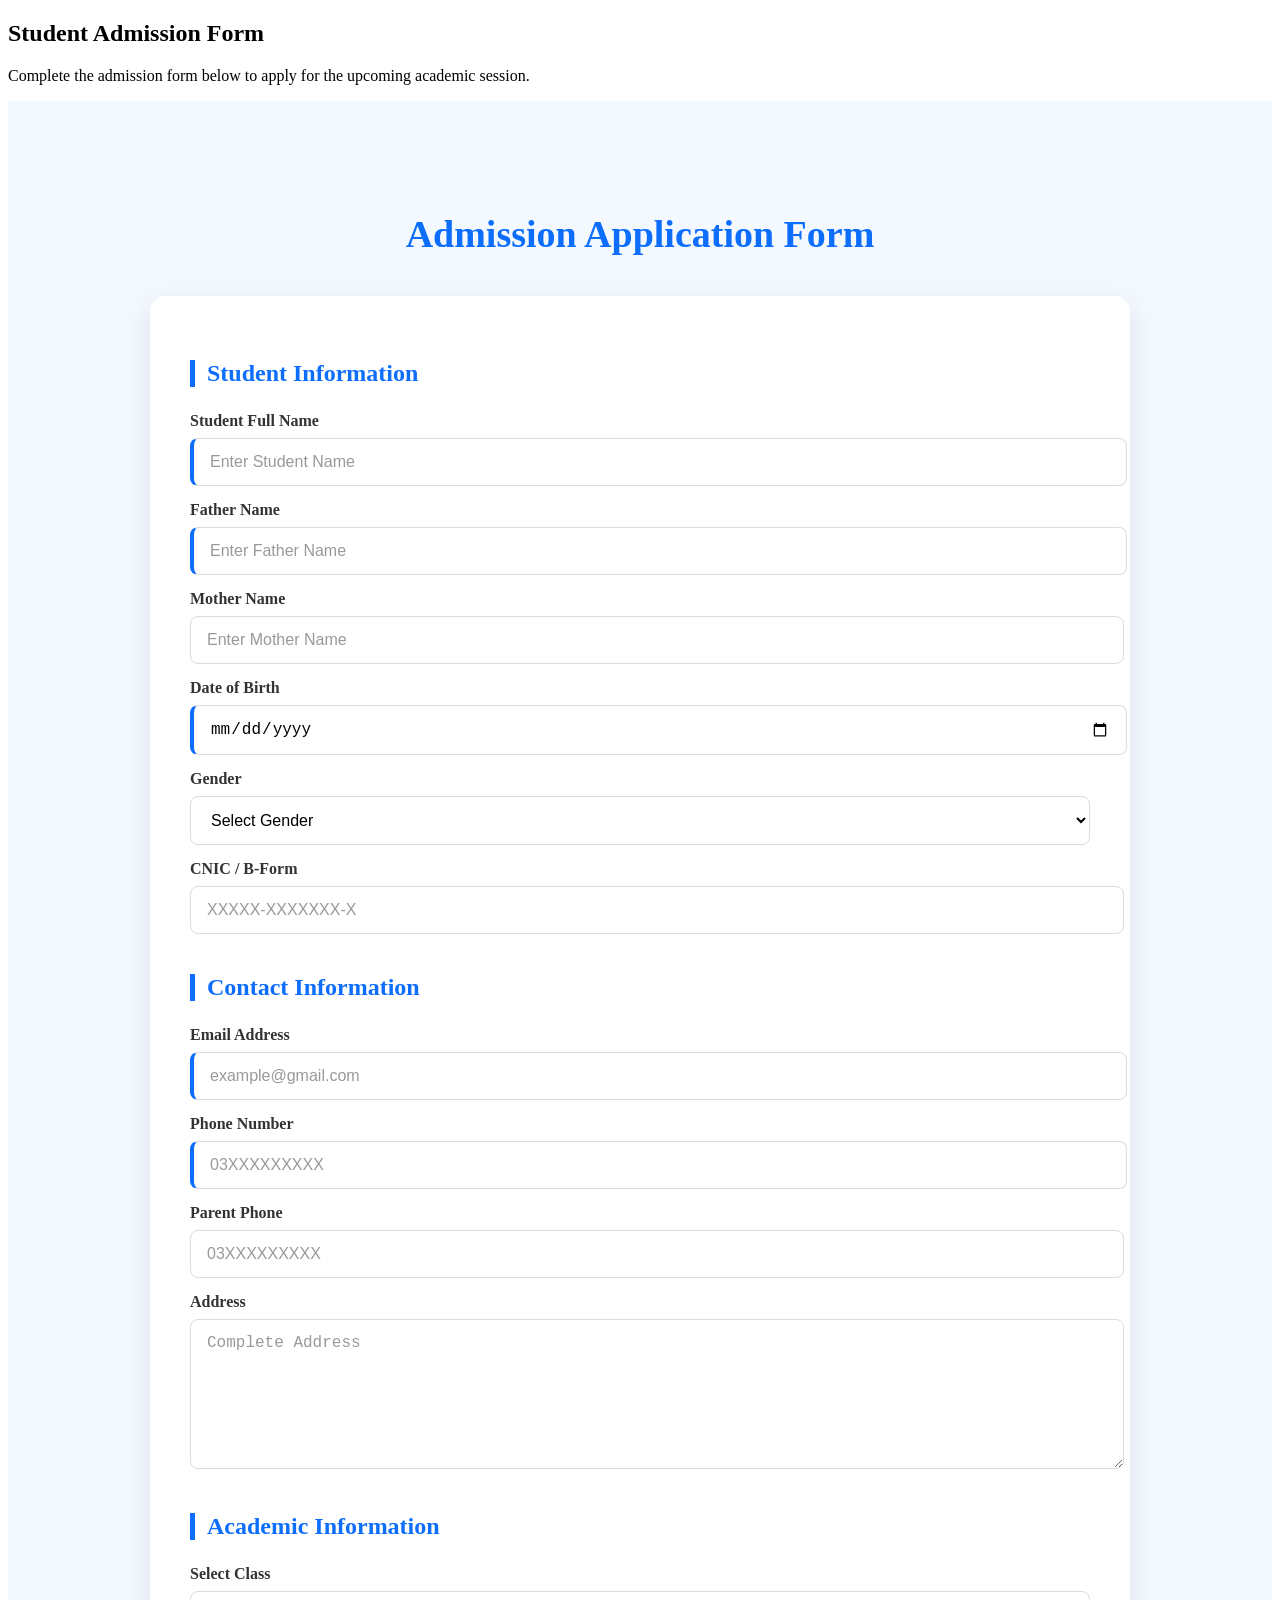
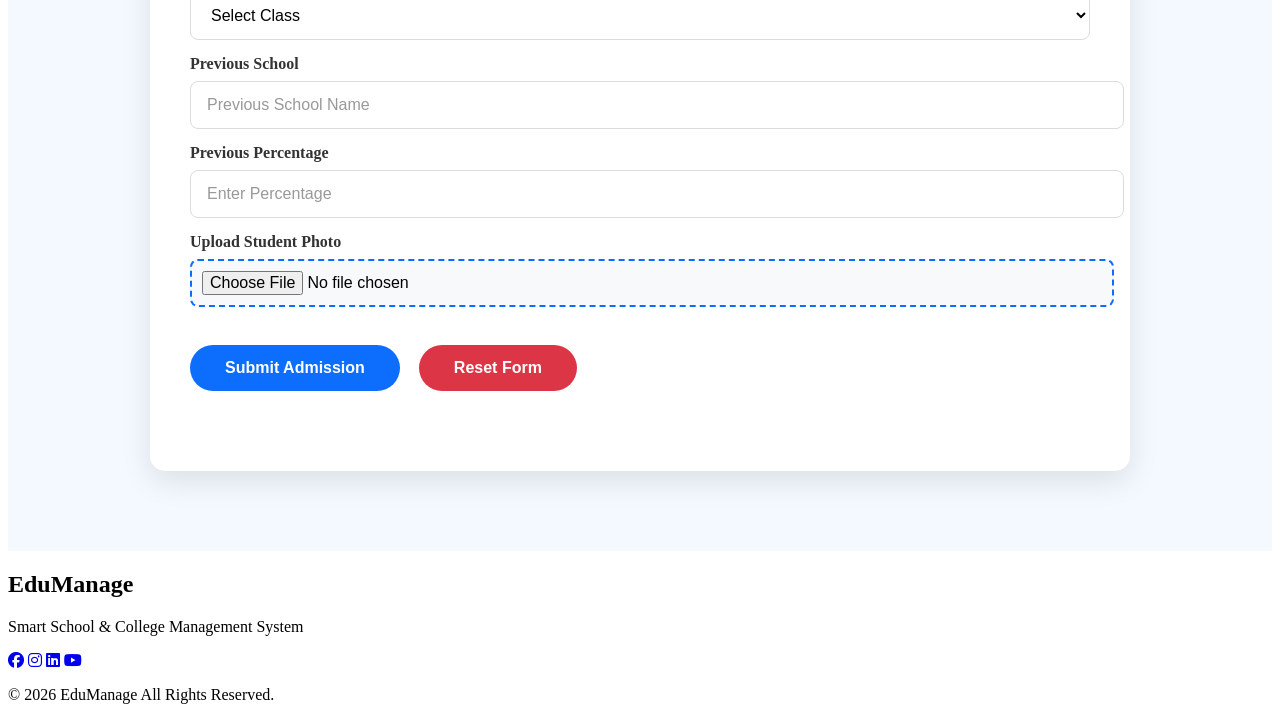
<file: Addmision.html>
<!DOCTYPE html>
<html lang="en">
<head>
    <meta charset="UTF-8">
    <meta name="viewport" content="width=device-width, initial-scale=1.0">
    <title>Student Admission | EduManage</title>

    <link rel="stylesheet" href="Addmision.css">

    <!-- Font Awesome -->
    <link rel="stylesheet"
    href="https://cdnjs.cloudflare.com/ajax/libs/font-awesome/6.6.0/css/all.min.css">
</head>
<body>

<!-- ================= HEADER ================= -->

</header>

<!-- ================= PAGE BANNER ================= -->

<section class="hero">

    <div class="hero-content">

        <h1>Student Admission Form</h1>

        <p>
            Complete the admission form below to apply
            for the upcoming academic session.
        </p>

    </div>

</section>

<!-- ================= ADMISSION FORM ================= -->

<section class="admission">

<h2>Admission Application Form</h2>

<form id="admissionForm">

<!-- Student Information -->

<div class="form-group">

<h3>Student Information</h3>

<label>Student Full Name</label>

<input
type="text"
id="studentName"
placeholder="Enter Student Name"
required>

<label>Father Name</label>

<input
type="text"
id="fatherName"
placeholder="Enter Father Name"
required>

<label>Mother Name</label>

<input
type="text"
id="motherName"
placeholder="Enter Mother Name">

<label>Date of Birth</label>

<input
type="date"
id="dob"
required>

<label>Gender</label>

<select id="gender">

<option>Select Gender</option>

<option>Male</option>

<option>Female</option>

</select>

<label>CNIC / B-Form</label>

<input
type="text"
id="cnic"
placeholder="XXXXX-XXXXXXX-X">

</div>

<!-- Contact Information -->

<div class="form-group">

<h3>Contact Information</h3>

<label>Email Address</label>

<input
type="email"
id="email"
placeholder="example@gmail.com"
required>

<label>Phone Number</label>

<input
type="tel"
id="phone"
placeholder="03XXXXXXXXX"
required>

<label>Parent Phone</label>

<input
type="tel"
id="parentPhone"
placeholder="03XXXXXXXXX">

<label>Address</label>

<textarea
id="address"
rows="5"
placeholder="Complete Address"></textarea>

</div>

<!-- Academic Information -->

<div class="form-group">

<h3>Academic Information</h3>

<label>Select Class</label>

<select id="course">

<option>Select Class</option>

<option>Play Group</option>

<option>Nursery</option>

<option>Prep</option>

<option>Class 1</option>

<option>Class 2</option>

<option>Class 3</option>

<option>Class 4</option>

<option>Class 5</option>

<option>Class 6</option>

<option>Class 7</option>

<option>Class 8</option>

<option>Class 9</option>

<option>Class 10</option>

<option>1st Year</option>

<option>2nd Year</option>

</select>

<label>Previous School</label>

<input
type="text"
id="school"
placeholder="Previous School Name">

<label>Previous Percentage</label>

<input
type="number"
id="percentage"
placeholder="Enter Percentage">

<label>Upload Student Photo</label>

<input
type="file"
id="photo"
accept="image/*">

<br><br>

<button
type="submit"
class="btn">

Submit Admission

</button>

<button
type="reset"
class="btn2">

Reset Form

</button>

</div>

</form>

</section>

<!-- ================= FOOTER ================= -->

<footer>

<div class="footer-content">

<h2>EduManage</h2>

<p>

Smart School & College
Management System

</p>

<div class="social">

<a href="#"><i class="fab fa-facebook"></i></a>

<a href="#"><i class="fab fa-instagram"></i></a>

<a href="#"><i class="fab fa-linkedin"></i></a>

<a href="#"><i class="fab fa-youtube"></i></a>

</div>

<p>

© 2026 EduManage
All Rights Reserved.

</p>

</div>

</footer>

<script src="Addmision.js"></script>

</body>
</html>
</file>
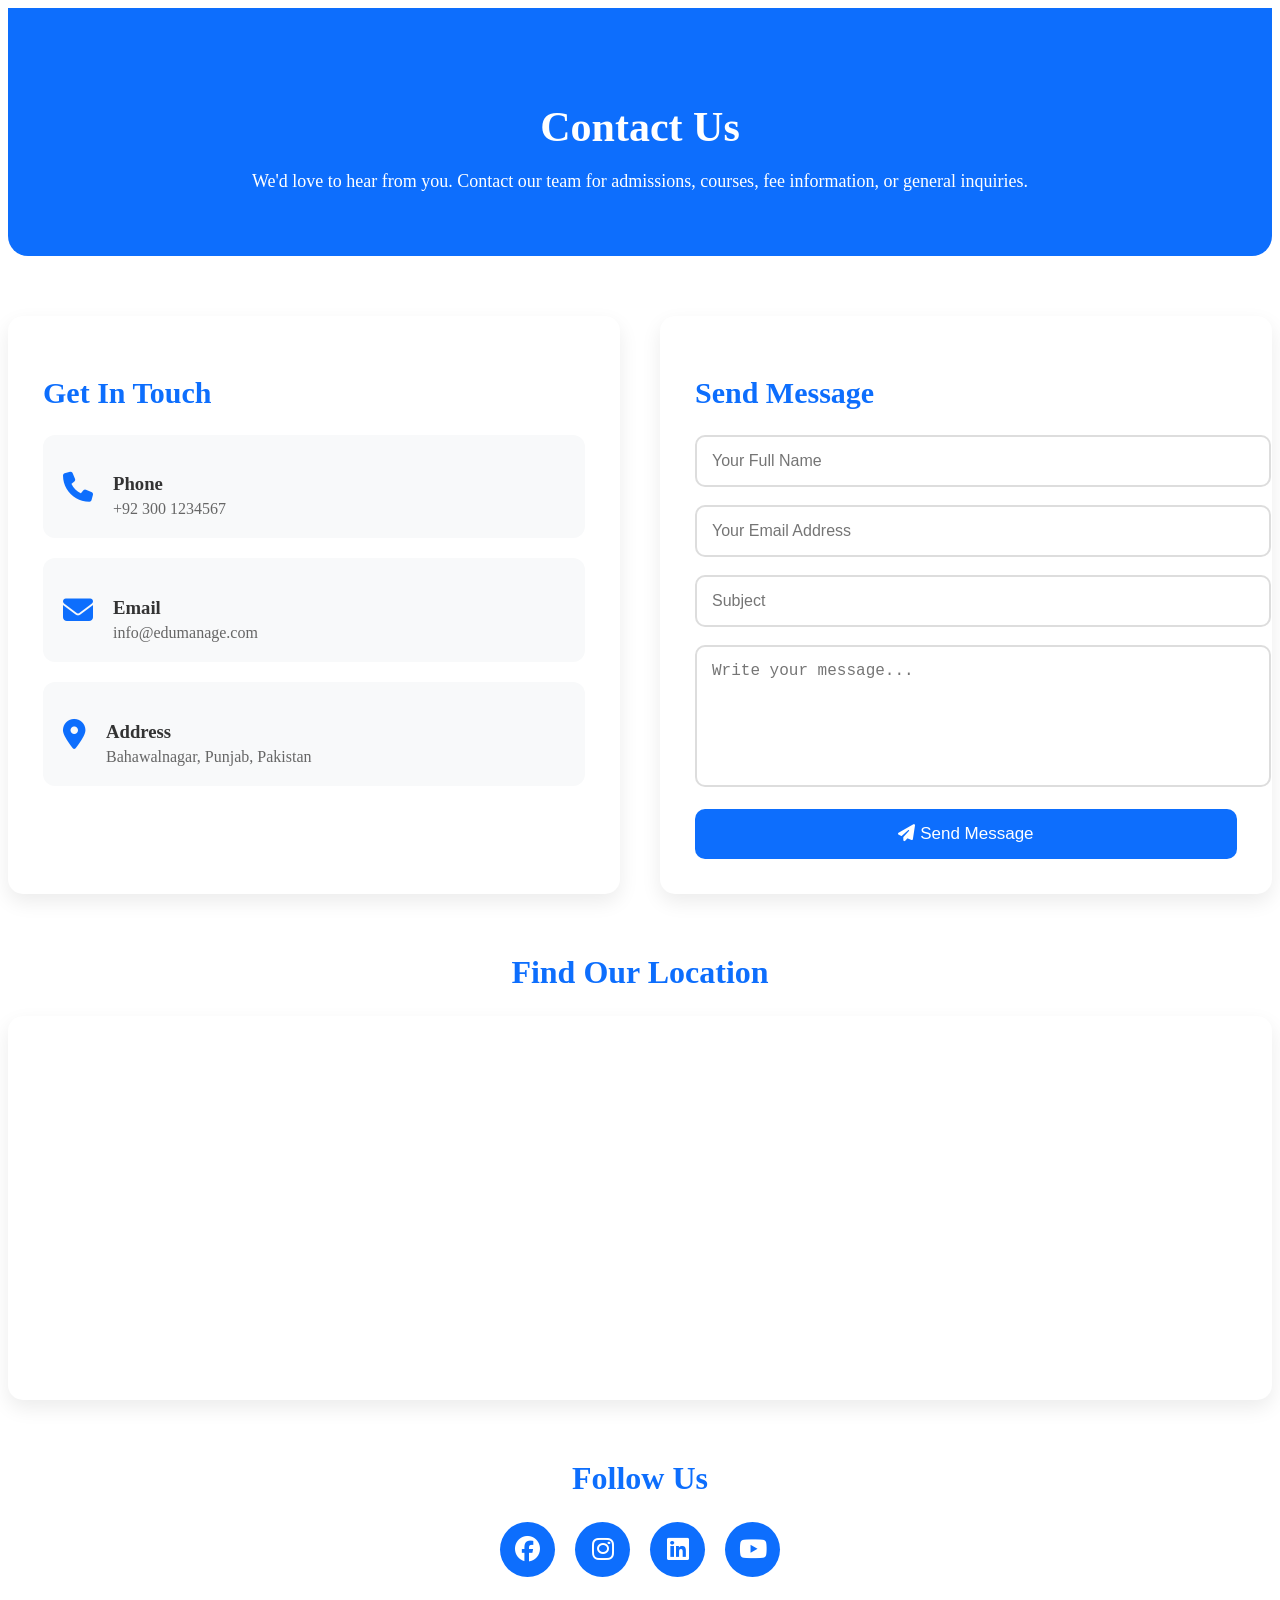
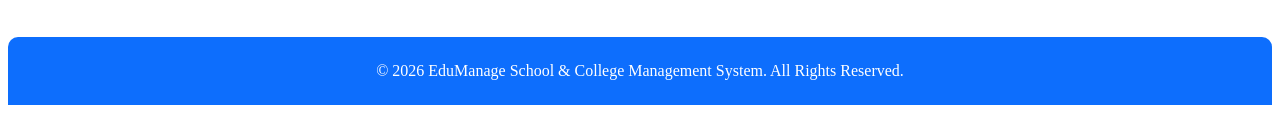
<file: contact.html>
<!DOCTYPE html>
<html lang="en">

<head>

    <meta charset="UTF-8">

    <meta name="viewport" content="width=device-width, initial-scale=1.0">

    <title>Contact Us | EduManage</title>

    <link rel="stylesheet" href="contact.css">

    <link rel="stylesheet"
    href="https://cdnjs.cloudflare.com/ajax/libs/font-awesome/6.6.0/css/all.min.css">

</head>

<body>

<!--========== HEADER ==========-->

<header>

<!--========== PAGE TITLE ==========-->

<section class="page-banner">

    <h1>Contact Us</h1>

    <p>
        We'd love to hear from you. Contact our team for admissions,
        courses, fee information, or general inquiries.
    </p>

</section>
</header>

<!--========== CONTACT SECTION ==========-->

<section class="contact-section">

    <!-- Contact Information -->

    <div class="contact-info">

        <h2>Get In Touch</h2>

        <div class="contact-card">

            <i class="fa-solid fa-phone"></i>

            <div>

                <h3>Phone</h3>

                <p>+92 300 1234567</p>

            </div>

        </div>

        <div class="contact-card">

            <i class="fa-solid fa-envelope"></i>

            <div>

                <h3>Email</h3>

                <p>info@edumanage.com</p>

            </div>

        </div>

        <div class="contact-card">

            <i class="fa-solid fa-location-dot"></i>

            <div>

                <h3>Address</h3>

                <p>Bahawalnagar, Punjab, Pakistan</p>

            </div>

        </div>

    </div>

    <!-- Contact Form -->

    <div class="contact-form">

        <h2>Send Message</h2>

        <form id="contactForm">

            <input
                type="text"
                id="name"
                placeholder="Your Full Name"
                required>

            <input
                type="email"
                id="email"
                placeholder="Your Email Address"
                required>

            <input
                type="text"
                id="subject"
                placeholder="Subject"
                required>

            <textarea
                id="message"
                rows="6"
                placeholder="Write your message..."
                required></textarea>

            <button type="submit" class="btn">

                <i class="fa-solid fa-paper-plane"></i>

                Send Message

            </button>

        </form>

    </div>

</section>
<!--========== GOOGLE MAP SECTION ==========-->

<section class="map-section">

    <h2>Find Our Location</h2>

    <div class="map-container">

        <iframe
        src="https://www.google.com/maps?q=Bahawalnagar,Pakistan&output=embed"
        width="100%"
        height="350"
        style="border:0;"
        allowfullscreen=""
        loading="lazy">
        </iframe>

    </div>

</section>


<!--========== SOCIAL MEDIA SECTION ==========-->

<section class="social-section">

    <h2>Follow Us</h2>

    <div class="social-links">

        <a href="#" class="facebook">

            <i class="fa-brands fa-facebook"></i>

        </a>

        <a href="#" class="instagram">

            <i class="fa-brands fa-instagram"></i>

        </a>

        <a href="#" class="linkedin">

            <i class="fa-brands fa-linkedin"></i>

        </a>

        <a href="#" class="youtube">

            <i class="fa-brands fa-youtube"></i>

        </a>

    </div>

</section>


<!--========== FOOTER ==========-->

<footer class="dashboard-footer">

    <p>

        © 2026 EduManage School & College Management System.
        All Rights Reserved.

    </p>

</footer>


<!--========== JAVASCRIPT ==========-->

<script src="contact.js"></script>


</body>

</html>
</file>
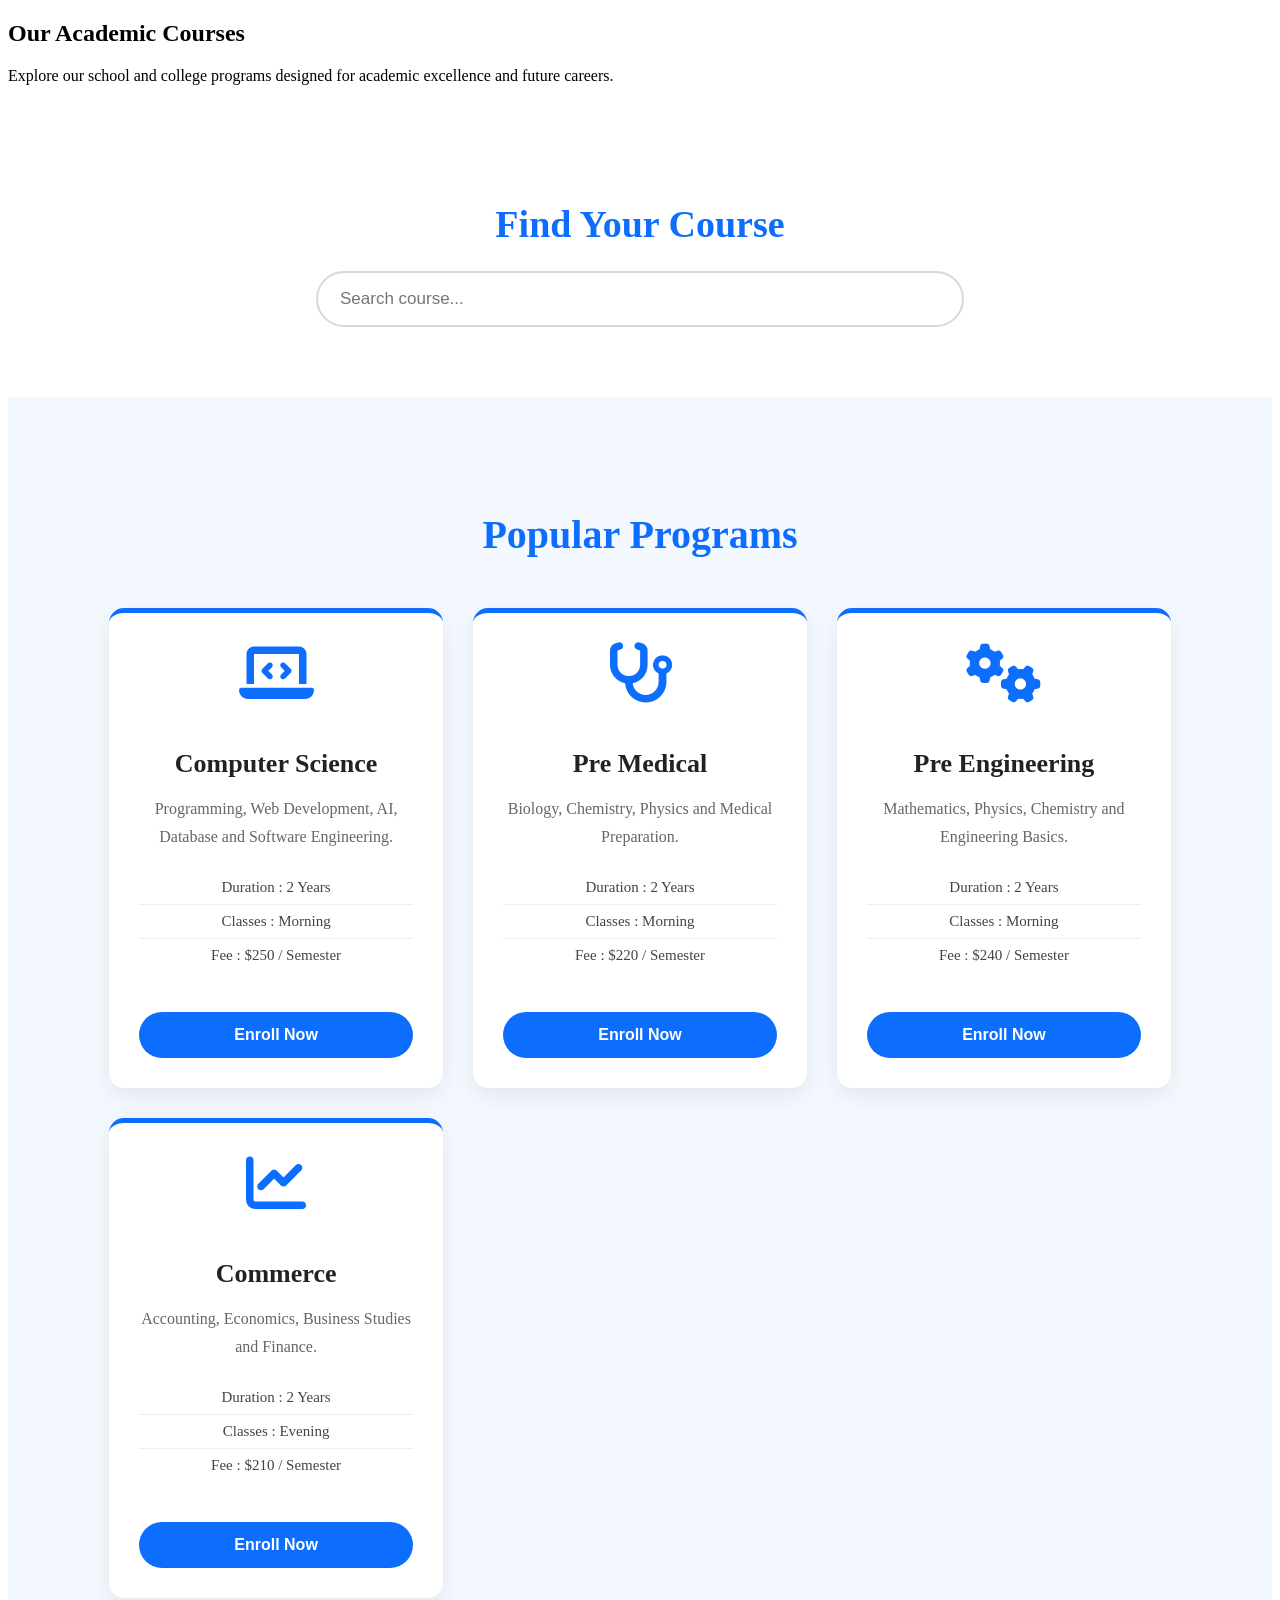
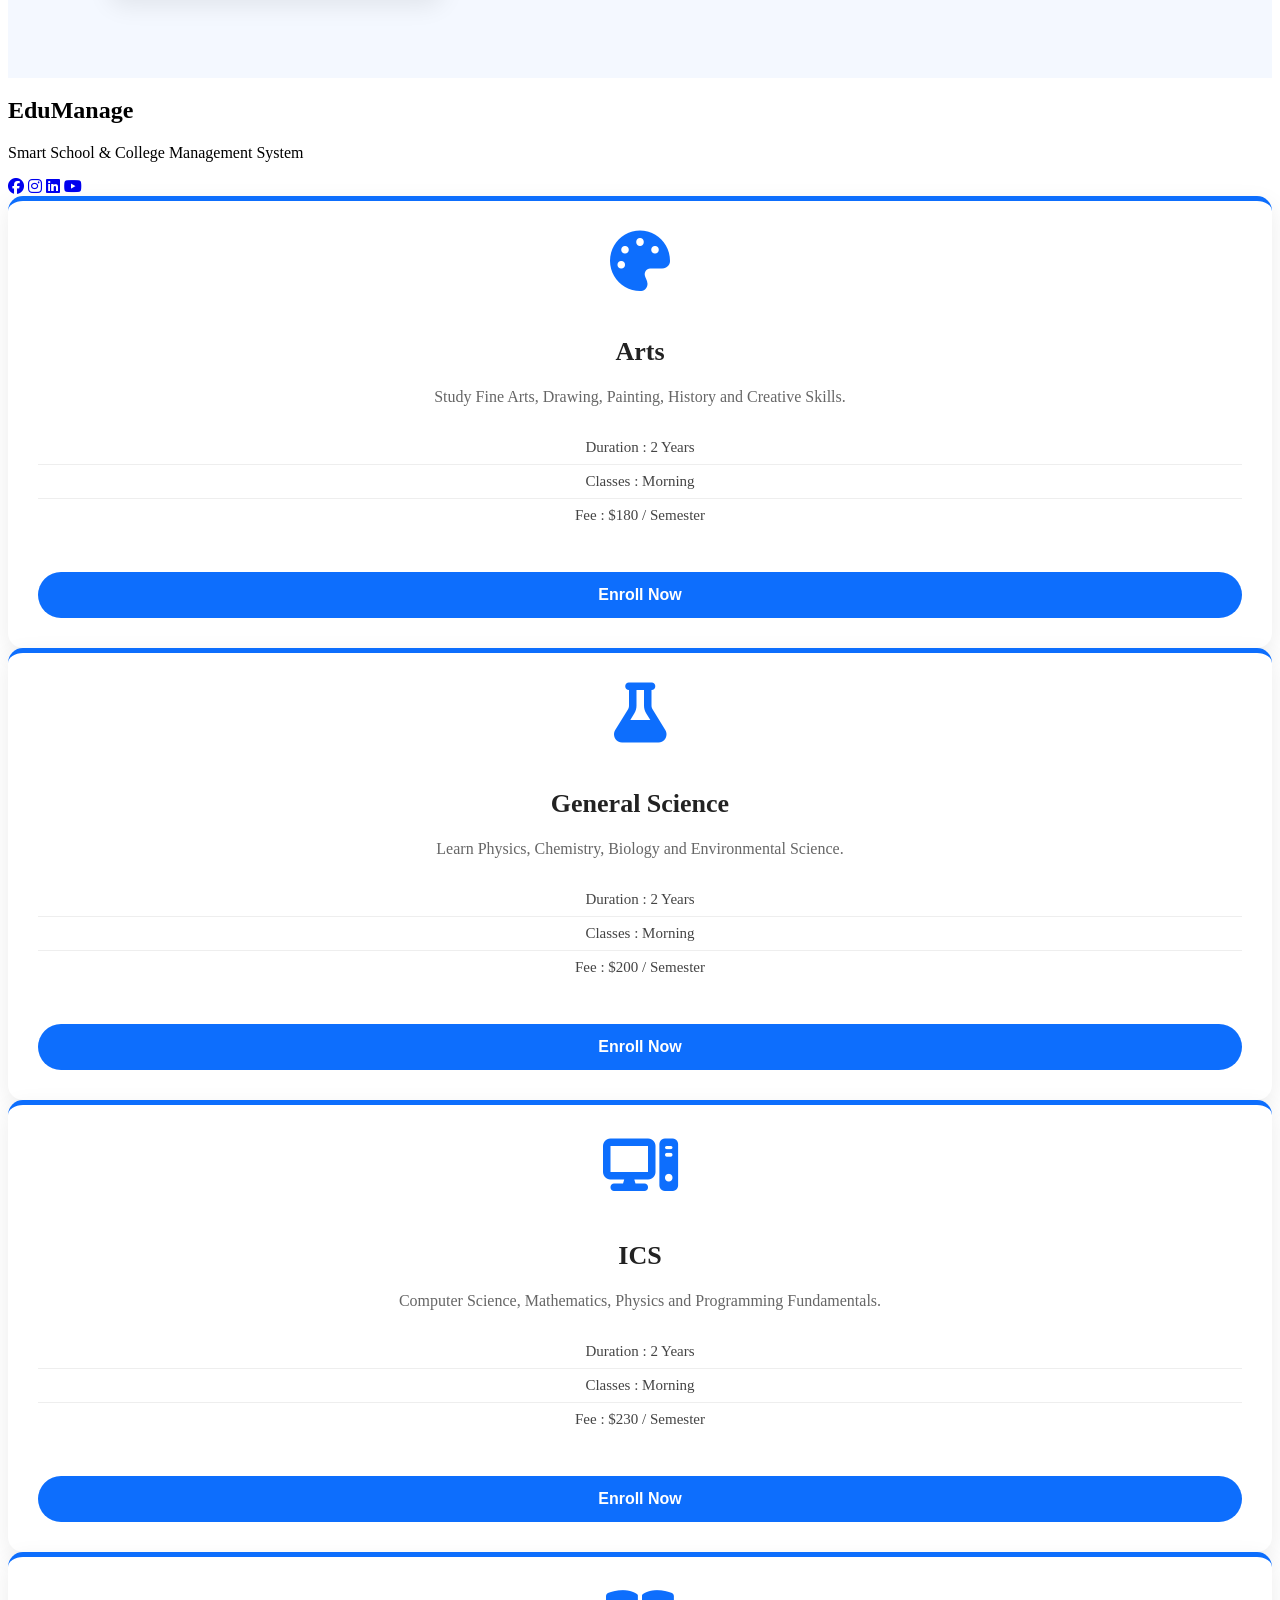
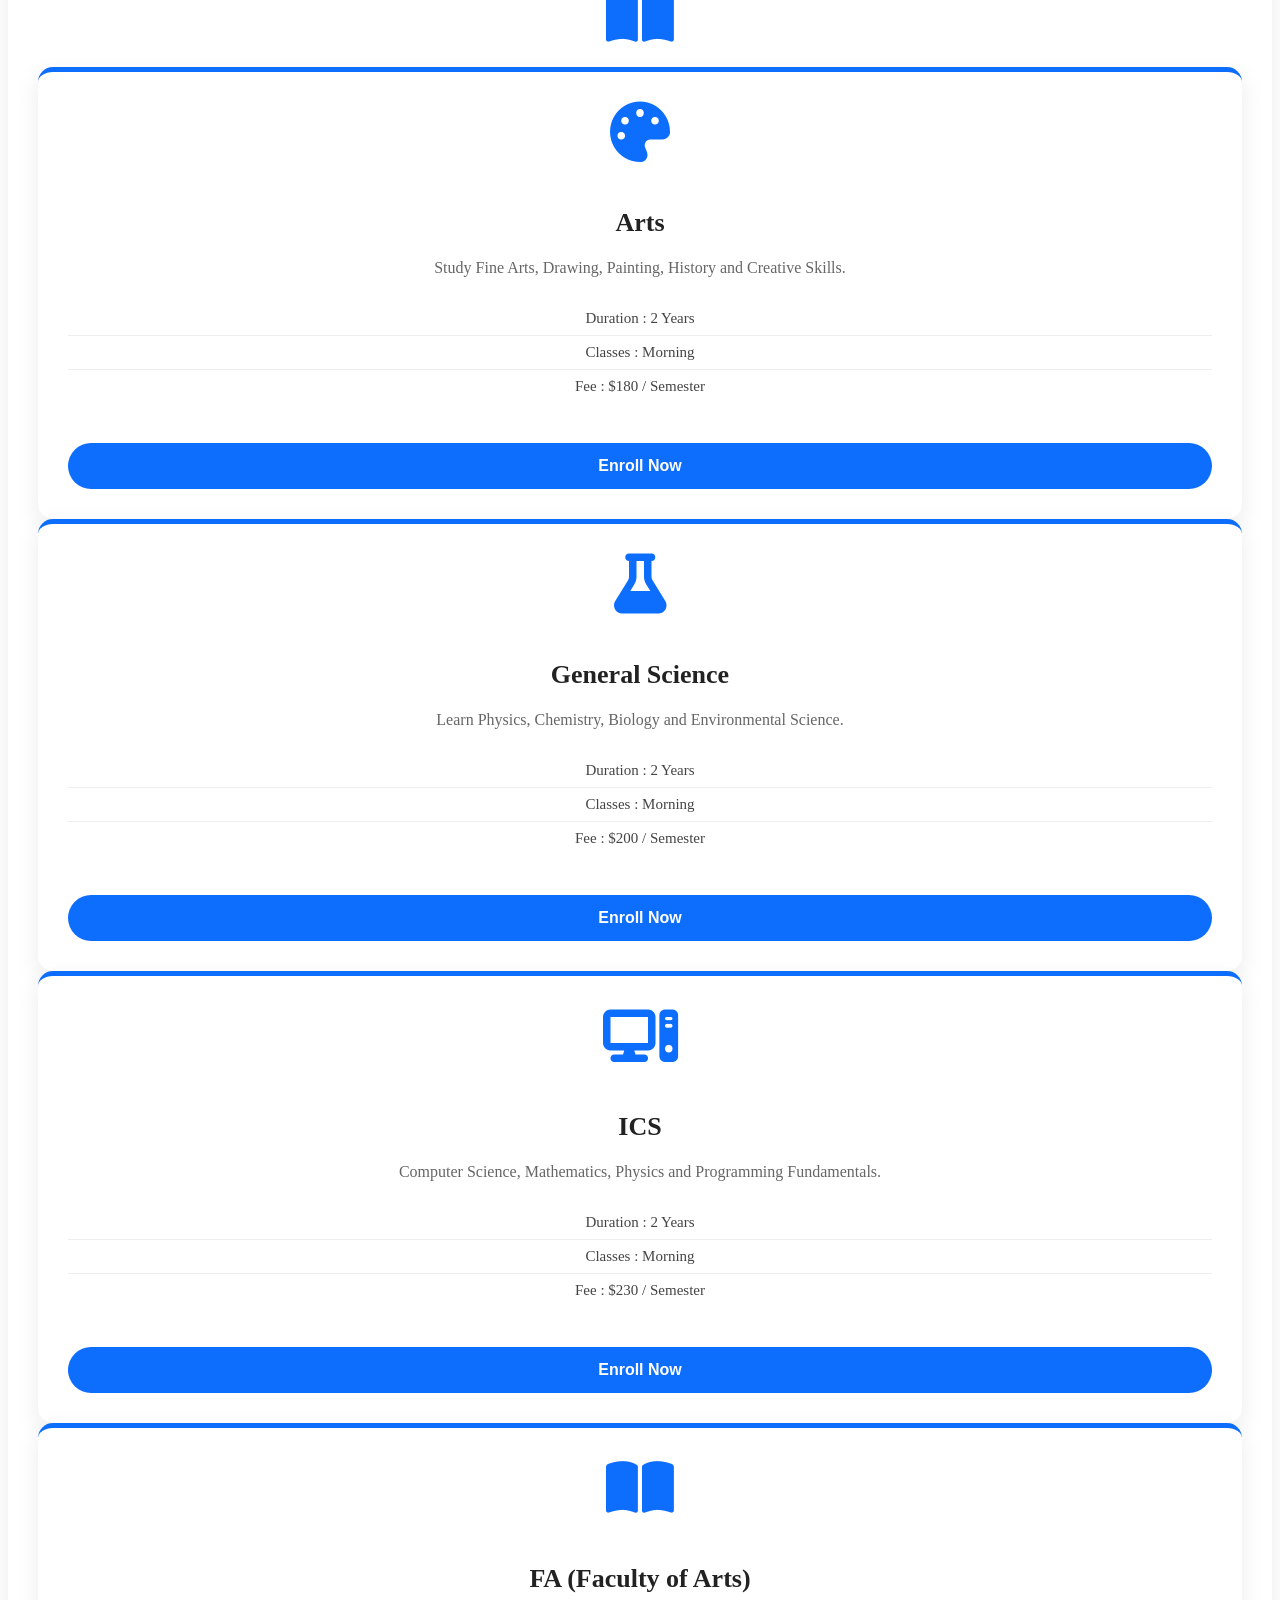
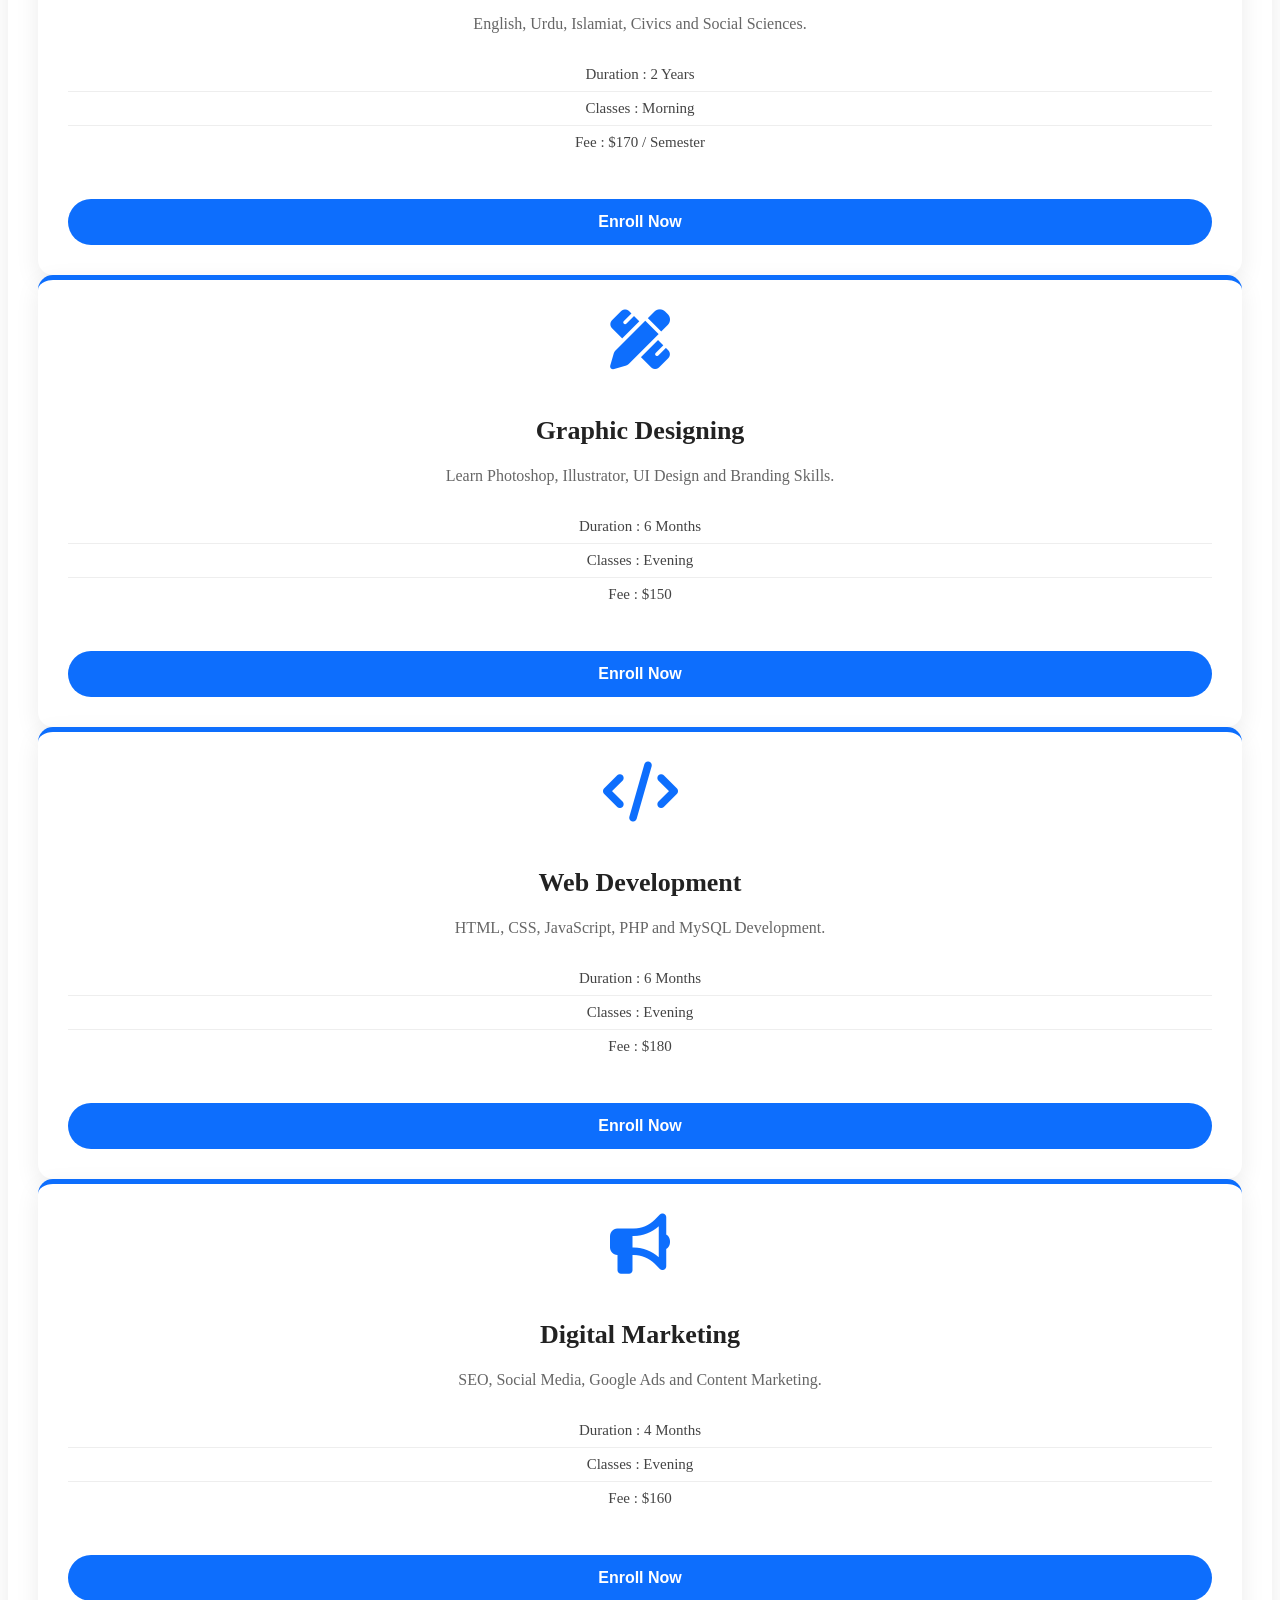
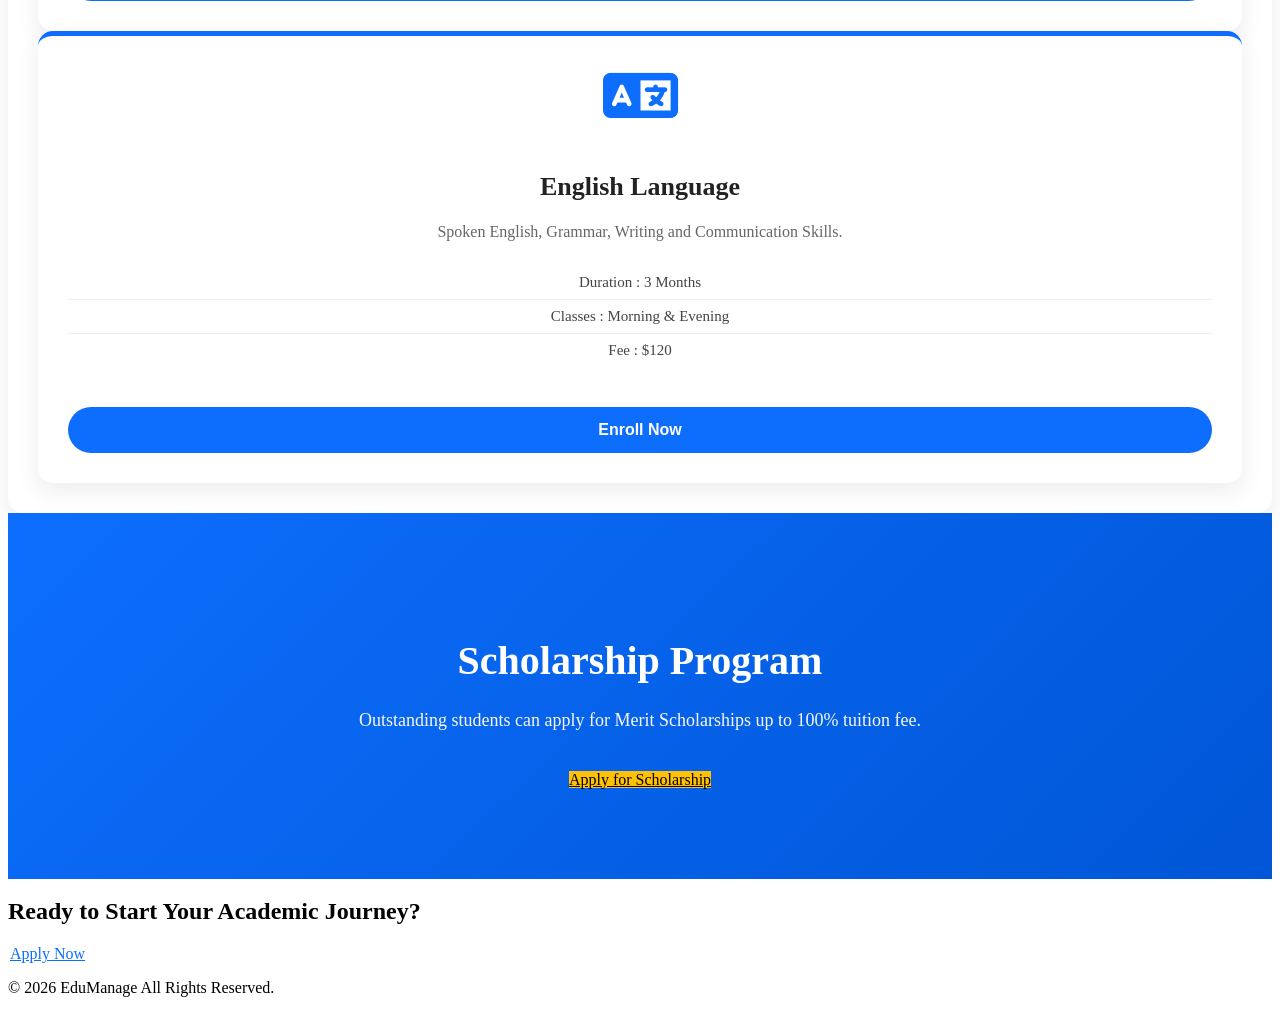
<file: courses.html>
<!DOCTYPE html>
<html lang="en">
<head>
    <meta charset="UTF-8">
    <meta name="viewport" content="width=device-width, initial-scale=1.0">
    <title>Courses | EduManage</title>

    <link rel="stylesheet" href="courses.css">

    <link rel="stylesheet"
    href="https://cdnjs.cloudflare.com/ajax/libs/font-awesome/6.6.0/css/all.min.css">
</head>

<body>

<!--================ HEADER ================-->

<header>

<!--================ HERO ================-->

<section class="hero">

    <div class="hero-content">

        <h1>Our Academic Courses</h1>

        <p>

            Explore our school and college
            programs designed for academic
            excellence and future careers.

        </p>

    </div>
    </header>

</section>

<!--================ SEARCH ================-->

<section class="course-search">

    <h2>Find Your Course</h2>

    <input
        type="text"
        id="searchCourse"
        placeholder="Search course..."
    >

</section>

<!--================ COURSES ================-->

<section class="courses">

<h2>Popular Programs</h2>

<div class="course-container">

<!-- Card 1 -->

<div class="course-card">

<i class="fa-solid fa-laptop-code"></i>

<h3>Computer Science</h3>

<p>

Programming, Web Development,
AI, Database and Software Engineering.

</p>

<ul>

<li>Duration : 2 Years</li>

<li>Classes : Morning</li>

<li>Fee : $250 / Semester</li>

</ul>

<button class="btn enroll-btn">

Enroll Now

</button>

</div>

<!-- Card 2 -->

<div class="course-card">

<i class="fa-solid fa-stethoscope"></i>

<h3>Pre Medical</h3>

<p>

Biology, Chemistry,
Physics and Medical Preparation.

</p>

<ul>

<li>Duration : 2 Years</li>

<li>Classes : Morning</li>

<li>Fee : $220 / Semester</li>

</ul>

<button class="btn enroll-btn">

Enroll Now

</button>

</div>

<!-- Card 3 -->

<div class="course-card">

<i class="fa-solid fa-gears"></i>

<h3>Pre Engineering</h3>

<p>

Mathematics,
Physics,
Chemistry and Engineering Basics.

</p>

<ul>

<li>Duration : 2 Years</li>

<li>Classes : Morning</li>

<li>Fee : $240 / Semester</li>

</ul>

<button class="btn enroll-btn">

Enroll Now

</button>

</div>

<!-- Card 4 -->

<div class="course-card">

<i class="fa-solid fa-chart-line"></i>

<h3>Commerce</h3>

<p>

Accounting,
Economics,
Business Studies
and Finance.

</p>

<ul>

<li>Duration : 2 Years</li>

<li>Classes : Evening</li>

<li>Fee : $210 / Semester</li>

</ul>

<button class="btn enroll-btn">

Enroll Now

</button>

</div>

</div>

</section>

<footer>

<div class="footer-content">

<h2>EduManage</h2>

<p>

Smart School & College
Management System

</p>

<div class="social">

<a href="#"><i class="fab fa-facebook"></i></a>

<a href="#"><i class="fab fa-instagram"></i></a>

<a href="#"><i class="fab fa-linkedin"></i></a>

<a href="#"><i class="fab fa-youtube"></i></a>


</div>
<!-- ================= CARD 5 ================= -->

<div class="course-card">

    <i class="fa-solid fa-palette"></i>

    <h3>Arts</h3>

    <p>
        Study Fine Arts, Drawing,
        Painting, History and
        Creative Skills.
    </p>

    <ul>
        <li>Duration : 2 Years</li>
        <li>Classes : Morning</li>
        <li>Fee : $180 / Semester</li>
    </ul>

    <button class="btn enroll-btn">
        Enroll Now
    </button>

</div>

<!-- ================= CARD 6 ================= -->

<div class="course-card">

    <i class="fa-solid fa-flask"></i>

    <h3>General Science</h3>

    <p>
        Learn Physics,
        Chemistry,
        Biology and
        Environmental Science.
    </p>

    <ul>
        <li>Duration : 2 Years</li>
        <li>Classes : Morning</li>
        <li>Fee : $200 / Semester</li>
    </ul>

    <button class="btn enroll-btn">
        Enroll Now
    </button>

</div>

<!-- ================= CARD 7 ================= -->

<div class="course-card">

    <i class="fa-solid fa-computer"></i>

    <h3>ICS</h3>

    <p>
        Computer Science,
        Mathematics,
        Physics and
        Programming Fundamentals.
    </p>

    <ul>
        <li>Duration : 2 Years</li>
        <li>Classes : Morning</li>
        <li>Fee : $230 / Semester</li>
    </ul>

    <button class="btn enroll-btn">
        Enroll Now
    </button>

</div>

<!-- ================= CARD 8 ================= -->

<div class="course-card">

    <i class="fa-solid fa-book-open"></i>

    <!-- ================= CARD 5 ================= -->

<div class="course-card">

    <i class="fa-solid fa-palette"></i>

    <h3>Arts</h3>

    <p>
        Study Fine Arts, Drawing,
        Painting, History and
        Creative Skills.
    </p>

    <ul>
        <li>Duration : 2 Years</li>
        <li>Classes : Morning</li>
        <li>Fee : $180 / Semester</li>
    </ul>

    <button class="btn enroll-btn">
        Enroll Now
    </button>

</div>

<!-- ================= CARD 6 ================= -->

<div class="course-card">

    <i class="fa-solid fa-flask"></i>

    <h3>General Science</h3>

    <p>
        Learn Physics,
        Chemistry,
        Biology and
        Environmental Science.
    </p>

    <ul>
        <li>Duration : 2 Years</li>
        <li>Classes : Morning</li>
        <li>Fee : $200 / Semester</li>
    </ul>

    <button class="btn enroll-btn">
        Enroll Now
    </button>

</div>

<!-- ================= CARD 7 ================= -->

<div class="course-card">

    <i class="fa-solid fa-computer"></i>

    <h3>ICS</h3>

    <p>
        Computer Science,
        Mathematics,
        Physics and
        Programming Fundamentals.
    </p>

    <ul>
        <li>Duration : 2 Years</li>
        <li>Classes : Morning</li>
        <li>Fee : $230 / Semester</li>
    </ul>

    <button class="btn enroll-btn">
        Enroll Now
    </button>

</div>

<!-- ================= CARD 8 ================= -->

<div class="course-card">

    <i class="fa-solid fa-book-open"></i>

    <h3>FA (Faculty of Arts)</h3>

    <p>
        English,
        Urdu,
        Islamiat,
        Civics and
        Social Sciences.
    </p>

    <ul>
        <li>Duration : 2 Years</li>
        <li>Classes : Morning</li>
        <li>Fee : $170 / Semester</li>
    </ul>

    <button class="btn enroll-btn">
        Enroll Now
    </button>

</div>
<!-- ================= CARD 9 ================= -->

<div class="course-card">

    <i class="fa-solid fa-pen-ruler"></i>

    <h3>Graphic Designing</h3>

    <p>
        Learn Photoshop,
        Illustrator,
        UI Design and
        Branding Skills.
    </p>

    <ul>
        <li>Duration : 6 Months</li>
        <li>Classes : Evening</li>
        <li>Fee : $150</li>
    </ul>

    <button class="btn enroll-btn">
        Enroll Now
    </button>

</div>

<!-- ================= CARD 10 ================= -->

<div class="course-card">

    <i class="fa-solid fa-code"></i>

    <h3>Web Development</h3>

    <p>
        HTML, CSS,
        JavaScript,
        PHP and
        MySQL Development.
    </p>

    <ul>
        <li>Duration : 6 Months</li>
        <li>Classes : Evening</li>
        <li>Fee : $180</li>
    </ul>

    <button class="btn enroll-btn">
        Enroll Now
    </button>

</div>

<!-- ================= CARD 11 ================= -->

<div class="course-card">

    <i class="fa-solid fa-bullhorn"></i>

    <h3>Digital Marketing</h3>

    <p>
        SEO,
        Social Media,
        Google Ads and
        Content Marketing.
    </p>

    <ul>
        <li>Duration : 4 Months</li>
        <li>Classes : Evening</li>
        <li>Fee : $160</li>
    </ul>

    <button class="btn enroll-btn">
        Enroll Now
    </button>

</div>

<!-- ================= CARD 12 ================= -->

<div class="course-card">

    <i class="fa-solid fa-language"></i>

    <h3>English Language</h3>

    <p>
        Spoken English,
        Grammar,
        Writing and
        Communication Skills.
    </p>

    <ul>
        <li>Duration : 3 Months</li>
        <li>Classes : Morning & Evening</li>
        <li>Fee : $120</li>
    </ul>

    <button class="btn enroll-btn">
        Enroll Now
    </button>

</div>

</div>

<!-- ================= SCHOLARSHIP ================= -->

<section class="scholarship">

    <h2>Scholarship Program</h2>

    <p>

        Outstanding students can apply for
        Merit Scholarships up to 100% tuition fee.

    </p>

    <a href="admissions.html" class="btn">

        Apply for Scholarship

    </a>

</section>

<!-- ================= CALL TO ACTION ================= -->

<section class="cta">

    <h2>

        Ready to Start Your Academic Journey?

    </h2>

   
    <a href="admissions.html" class="btn">

        Apply Now

    </a>

</section>


<p>

© 2026 EduManage
All Rights Reserved.

</p>

</div>

</footer>

<script src="courses.js"></script>

</body>
</html>
</file>
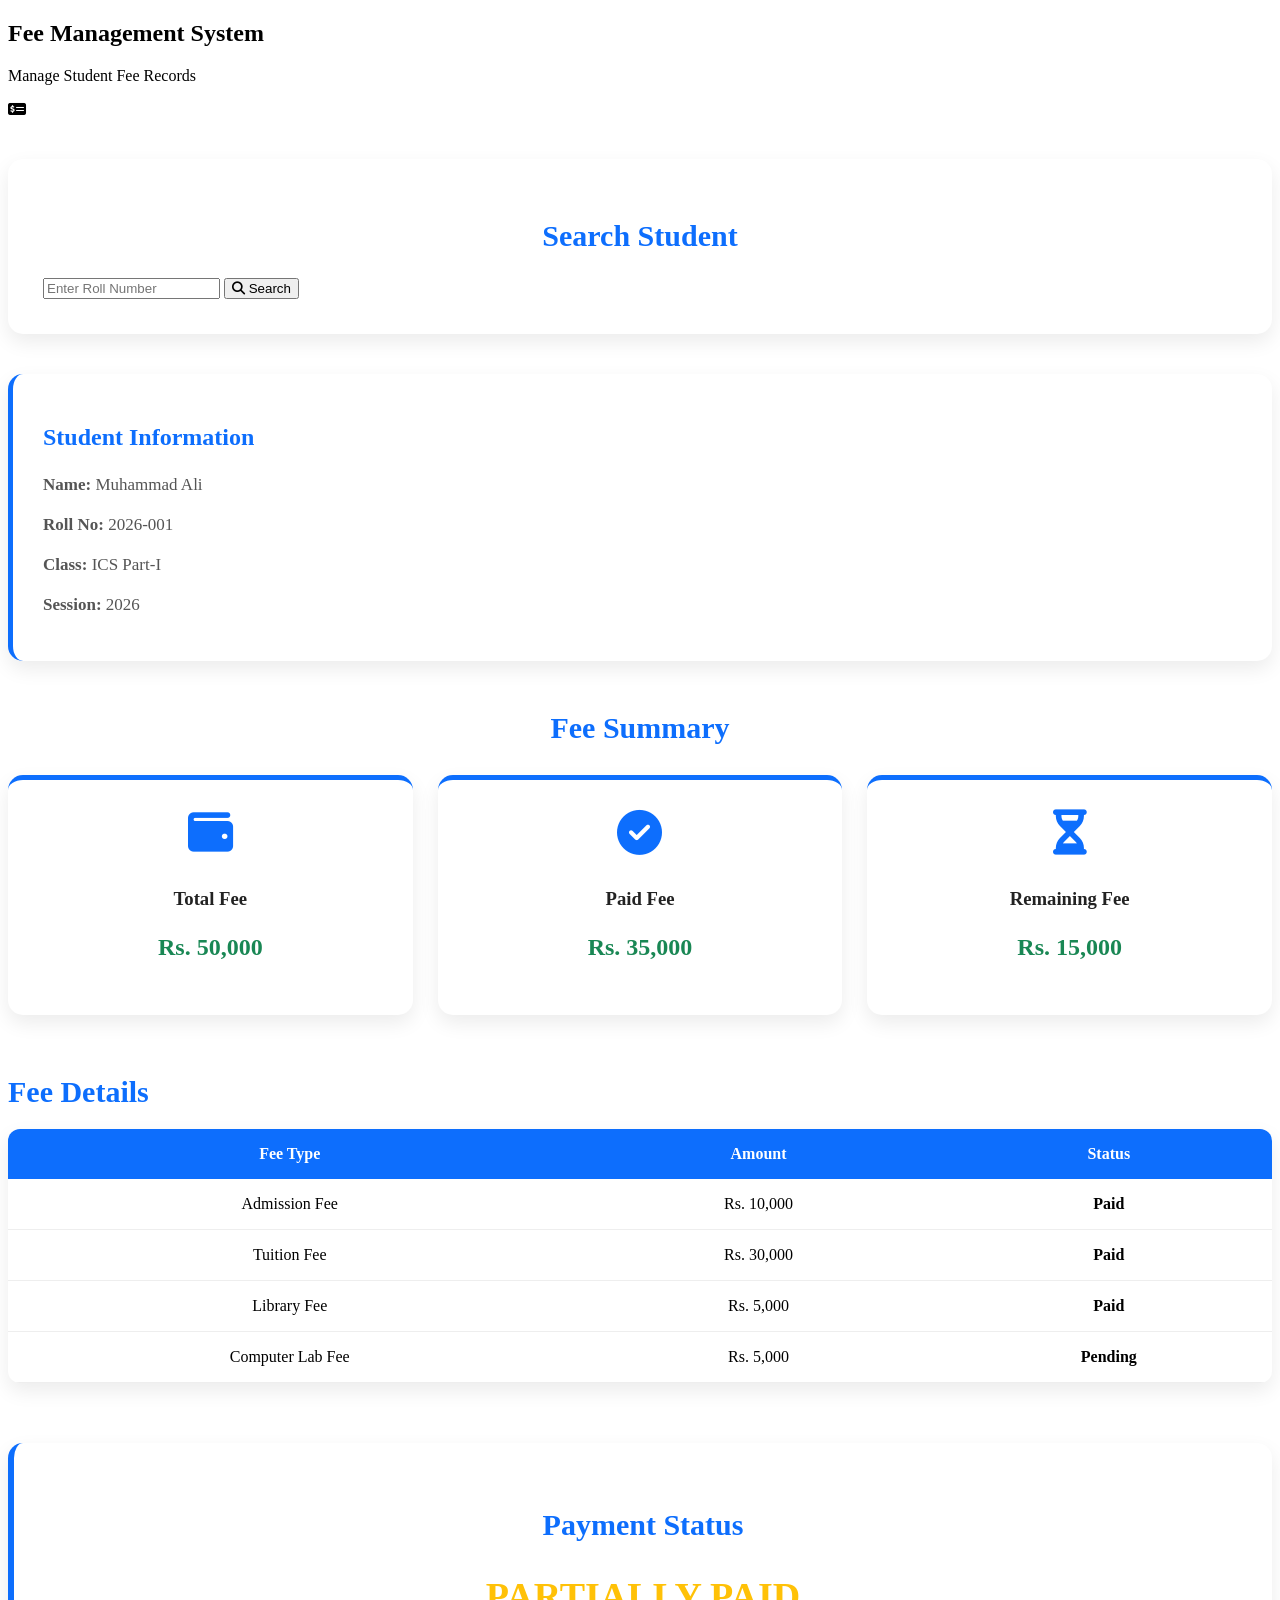
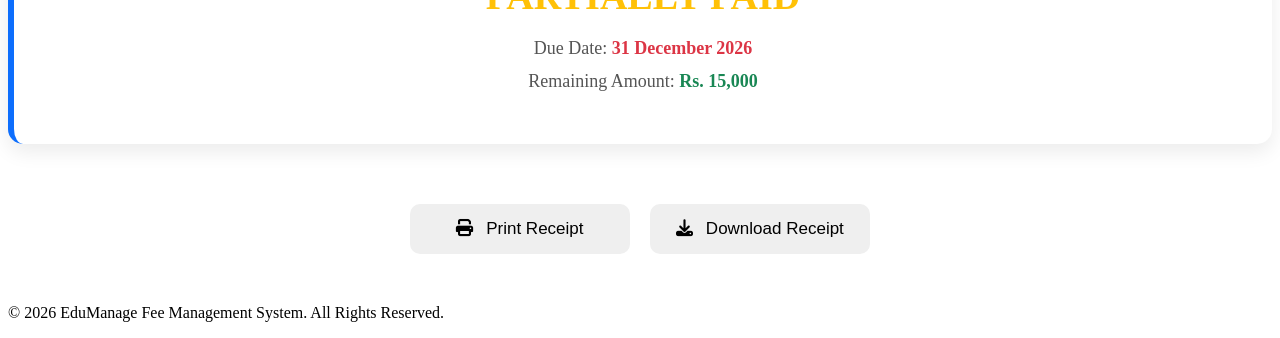
<file: fees.html>
<!DOCTYPE html>
<html lang="en">

<head>

    <meta charset="UTF-8">

    <meta name="viewport" content="width=device-width, initial-scale=1.0">

    <title>Fee Management | EduManage</title>

    <link rel="stylesheet" href="fees.css">

    <link rel="stylesheet"
    href="https://cdnjs.cloudflare.com/ajax/libs/font-awesome/6.6.0/css/all.min.css">

</head>

<body>

<!--================ HEADER ================-->

<header class="dashboard-header">

    <div>

        <h2>Fee Management System</h2>

        <p>Manage Student Fee Records</p>

    </div>

    <div class="profile-icon">

        <i class="fa-solid fa-money-check-dollar"></i>

    </div>

</header>

<!--================ SEARCH STUDENT ================-->

<section class="fee-search">

    <h2>Search Student</h2>

    <div class="search-box">

        <input
            type="text"
            id="rollSearch"
            placeholder="Enter Roll Number">

        <button id="searchFeeBtn" class="btn">

            <i class="fa-solid fa-magnifying-glass"></i>

            Search

        </button>

    </div>

</section>

<!--================ STUDENT INFORMATION ================-->

<section class="student-fee-info">

    <div class="student-card">

        <h2>Student Information</h2>

        <p><strong>Name:</strong> Muhammad Ali</p>

        <p><strong>Roll No:</strong> 2026-001</p>

        <p><strong>Class:</strong> ICS Part-I</p>

        <p><strong>Session:</strong> 2026</p>

    </div>

</section>

<!--================ FEE SUMMARY ================-->

<section class="fee-summary">

    <h2>Fee Summary</h2>

    <div class="summary-container">

        <div class="summary-card">

            <i class="fa-solid fa-wallet"></i>

            <h3>Total Fee</h3>

            <p id="totalFee">Rs. 50,000</p>

        </div>

        <div class="summary-card">

            <i class="fa-solid fa-circle-check"></i>

            <h3>Paid Fee</h3>

            <p id="paidFee">Rs. 35,000</p>

        </div>

        <div class="summary-card">

            <i class="fa-solid fa-hourglass-half"></i>

            <h3>Remaining Fee</h3>

            <p id="remainingFee">Rs. 15,000</p>

        </div>

    </div>

</section>
<!--================ FEE DETAILS ================-->

<section class="fee-details">

    <h2>Fee Details</h2>

    <table class="fee-table">

        <thead>

            <tr>

                <th>Fee Type</th>
                <th>Amount</th>
                <th>Status</th>

            </tr>

        </thead>

        <tbody>

            <tr>

                <td>Admission Fee</td>
                <td>Rs. 10,000</td>
                <td>Paid</td>

            </tr>

            <tr>

                <td>Tuition Fee</td>
                <td>Rs. 30,000</td>
                <td>Paid</td>

            </tr>

            <tr>

                <td>Library Fee</td>
                <td>Rs. 5,000</td>
                <td>Paid</td>

            </tr>

            <tr>

                <td>Computer Lab Fee</td>
                <td>Rs. 5,000</td>
                <td>Pending</td>

            </tr>

        </tbody>

    </table>

</section>

<!--================ PAYMENT STATUS ================-->

<section class="payment-status">

    <div class="status-card">

        <h2>Payment Status</h2>

        <h1 id="paymentStatus">PARTIALLY PAID</h1>

        <p>

            Due Date:
            <strong id="dueDate">31 December 2026</strong>

        </p>

        <p>

            Remaining Amount:
            <strong id="remainingAmount">
                Rs. 15,000
            </strong>

        </p>

    </div>

</section>

<!--================ ACTION BUTTONS ================-->

<section class="fee-actions">

    <button class="btn" id="printReceipt">

        <i class="fa-solid fa-print"></i>

        Print Receipt

    </button>

    <button class="btn" id="downloadReceipt">

        <i class="fa-solid fa-download"></i>

        Download Receipt

    </button>

</section>

<!--================ FOOTER ================-->

<footer class="dashboard-footer">

    <p>

        © 2026 EduManage Fee Management System.
        All Rights Reserved.

    </p>

</footer>

<!--================ JAVASCRIPT ================-->

<script src="fees.js"></script>

</body>
</html>
</file>
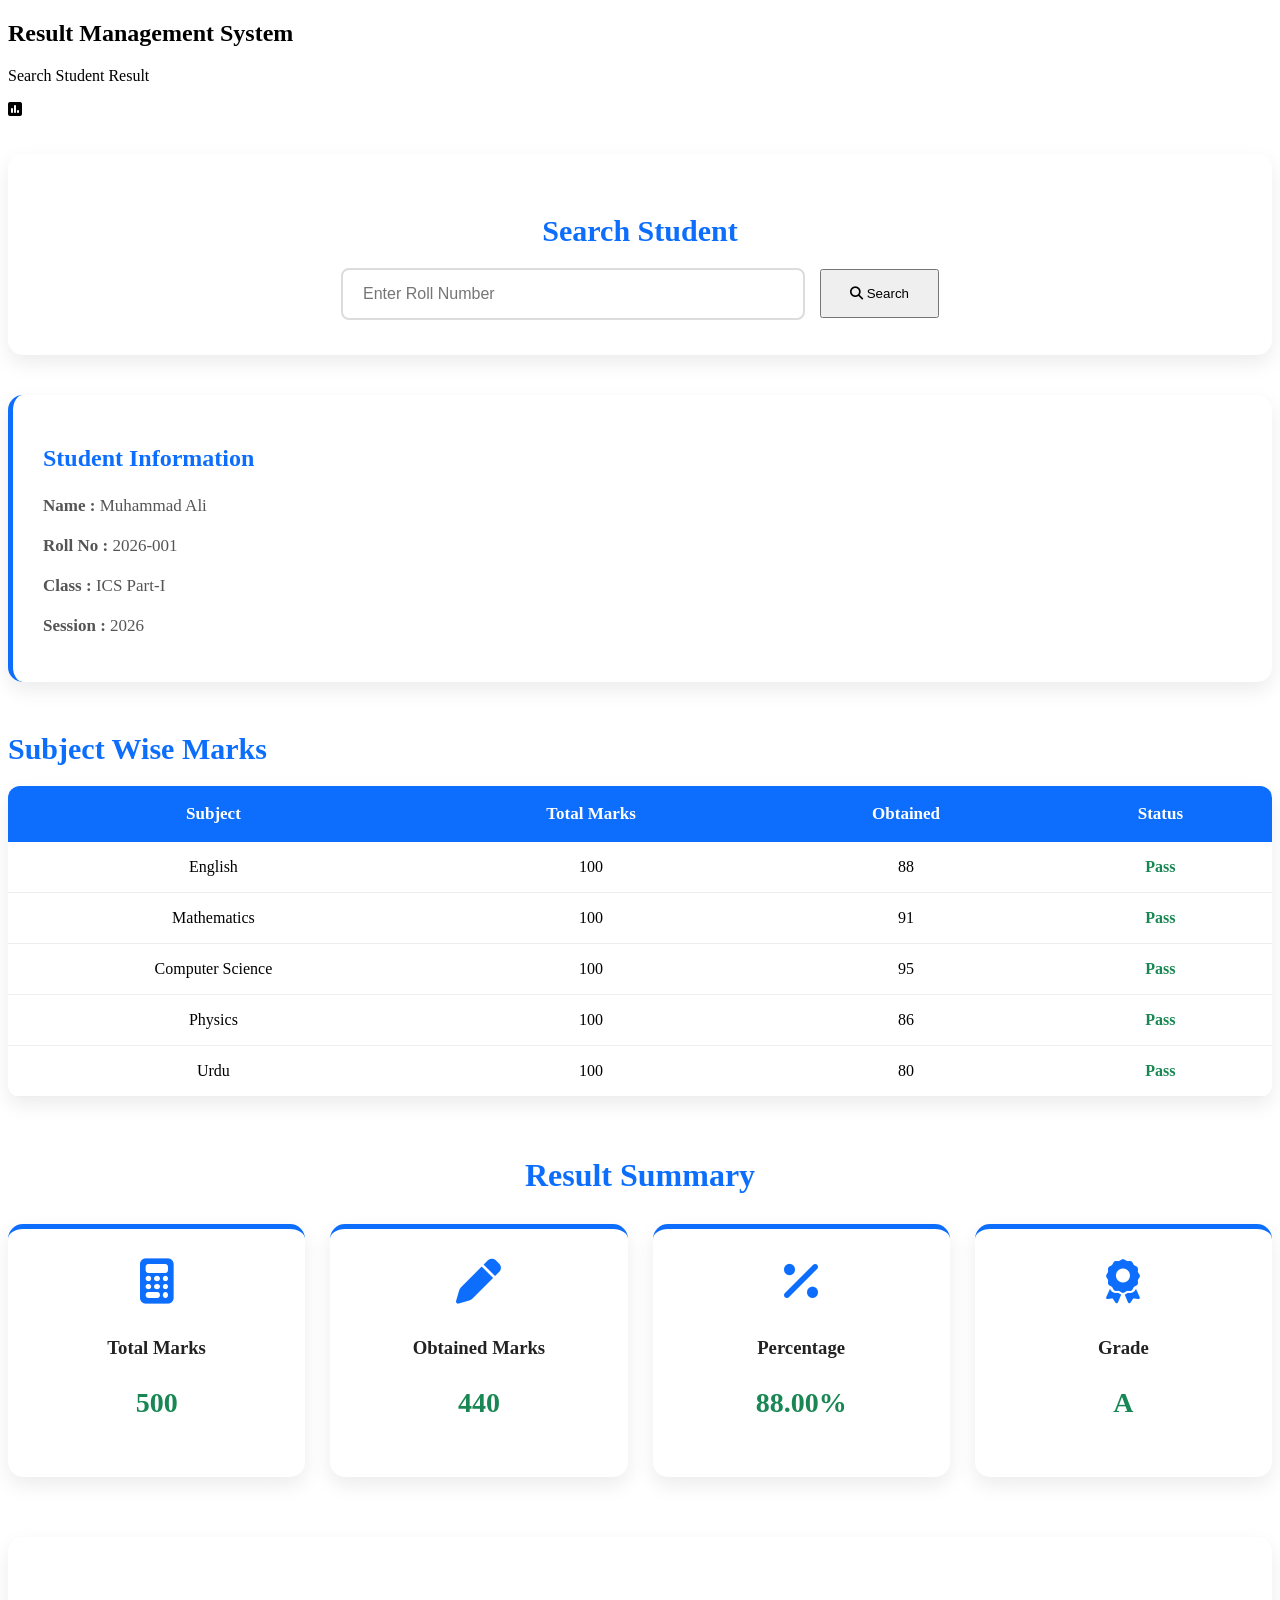
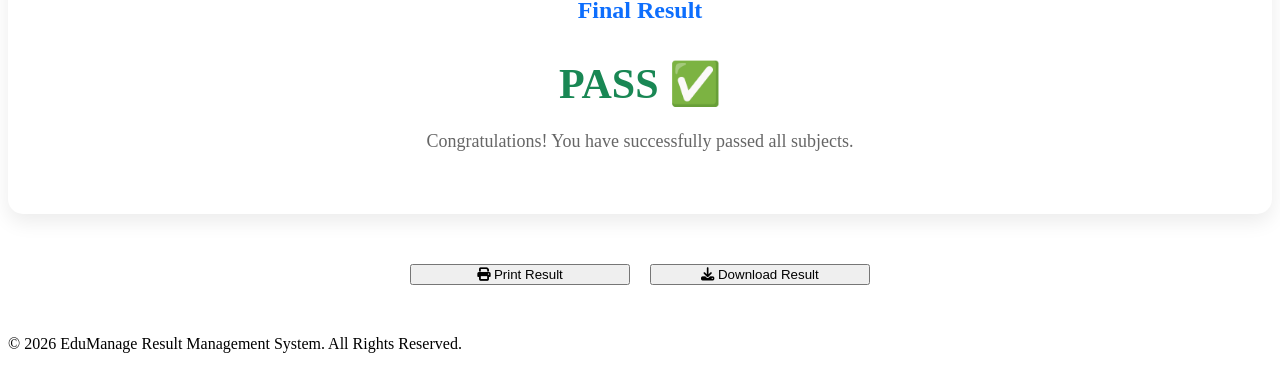
<file: results.html>
<!DOCTYPE html>
<html lang="en">

<head>

    <meta charset="UTF-8">

    <meta name="viewport" content="width=device-width, initial-scale=1.0">

    <title>Result Management | EduManage</title>

    <link rel="stylesheet" href="results.css">

    <link rel="stylesheet"
    href="https://cdnjs.cloudflare.com/ajax/libs/font-awesome/6.6.0/css/all.min.css">

</head>

<body>

<!--================ HEADER ================-->

<header class="dashboard-header">

    <div>

        <h2>Result Management System</h2>

        <p>Search Student Result</p>

    </div>

    <div class="profile-icon">

        <i class="fa-solid fa-square-poll-vertical"></i>

    </div>

</header>

<!--================ SEARCH SECTION ================-->

<section class="result-search">

    <h2>Search Student</h2>

    <div class="search-box">

        <input
            type="text"
            id="studentSearch"
            placeholder="Enter Roll Number">

        <button id="searchBtn">

            <i class="fa-solid fa-magnifying-glass"></i>

            Search

        </button>

    </div>

</section>

<!--================ STUDENT INFORMATION ================-->

<section class="student-result-info">

    <div class="student-card">

        <h2>Student Information</h2>

        <p><strong>Name :</strong> Muhammad Ali</p>

        <p><strong>Roll No :</strong> 2026-001</p>

        <p><strong>Class :</strong> ICS Part-I</p>

        <p><strong>Session :</strong> 2026</p>

    </div>

</section>

<!--================ RESULT TABLE ================-->

<section class="result-table-section">

    <h2>Subject Wise Marks</h2>

    <table class="result-table">

        <thead>

            <tr>

                <th>Subject</th>

                <th>Total Marks</th>

                <th>Obtained</th>

                <th>Status</th>

            </tr>

        </thead>

        <tbody>

            <tr>

                <td>English</td>

                <td>100</td>

                <td>88</td>

                <td>Pass</td>

            </tr>

            <tr>

                <td>Mathematics</td>

                <td>100</td>

                <td>91</td>

                <td>Pass</td>

            </tr>

            <tr>

                <td>Computer Science</td>

                <td>100</td>

                <td>95</td>

                <td>Pass</td>

            </tr>

            <tr>

                <td>Physics</td>

                <td>100</td>

                <td>86</td>

                <td>Pass</td>

            </tr>

            <tr>

                <td>Urdu</td>

                <td>100</td>

                <td>80</td>

                <td>Pass</td>

            </tr>

        </tbody>

    </table>

</section>
<!--================ RESULT SUMMARY ================-->

<section class="result-summary">

    <h2>Result Summary</h2>

    <div class="summary-container">

        <div class="summary-card">

            <i class="fa-solid fa-calculator"></i>

            <h3>Total Marks</h3>

            <p id="totalMarks">500</p>

        </div>

        <div class="summary-card">

            <i class="fa-solid fa-pen"></i>

            <h3>Obtained Marks</h3>

            <p id="obtainedMarks">440</p>

        </div>

        <div class="summary-card">

            <i class="fa-solid fa-percent"></i>

            <h3>Percentage</h3>

            <p id="percentage">88%</p>

        </div>

        <div class="summary-card">

            <i class="fa-solid fa-award"></i>

            <h3>Grade</h3>

            <p id="grade">A+</p>

        </div>

    </div>

</section>

<!--================ RESULT STATUS ================-->

<section class="result-status">

    <div class="status-card">

        <h2>Final Result</h2>

        <h1 id="finalStatus">PASS ✅</h1>

        <p>
            Congratulations! You have successfully
            passed all subjects.
        </p>

    </div>

</section>

<!--================ ACTION BUTTONS ================-->

<section class="result-actions">

    <button id="printResult" class="btn">

        <i class="fa-solid fa-print"></i>

        Print Result

    </button>

    <button id="downloadResult" class="btn">

        <i class="fa-solid fa-download"></i>

        Download Result

    </button>

</section>

<!--================ FOOTER ================-->

<footer class="dashboard-footer">

    <p>

        © 2026 EduManage Result Management System.
        All Rights Reserved.

    </p>

</footer>

<!--================ JAVASCRIPT ================-->

<script src="results.js"></script>

</body>

</html>
</file>
<file: Addmision.css>
/*=========================================
        ADMISSION SECTION
=========================================*/

.admission{
    background:#f4f8ff;
    padding:80px 8%;
}

.admission h2{
    text-align:center;
    color:#0d6efd;
    font-size:38px;
    margin-bottom:40px;
}

/*=========================================
        FORM CONTAINER
=========================================*/

#admissionForm{
    max-width:900px;
    margin:0 auto;
    background:#ffffff;
    padding:40px;
    border-radius:15px;
    box-shadow:0 10px 30px rgba(0,0,0,.10);
}

/*=========================================
        FORM GROUP
=========================================*/

.form-group{
    margin-bottom:40px;
}

.form-group h3{
    font-size:24px;
    color:#0d6efd;
    margin-bottom:25px;
    border-left:5px solid #0d6efd;
    padding-left:12px;
}

/*=========================================
        LABEL
=========================================*/

.form-group label{
    display:block;
    font-size:16px;
    font-weight:600;
    color:#333;
    margin:15px 0 8px;
}

/*=========================================
        INPUT
=========================================*/

.form-group input,
.form-group select,
.form-group textarea{

    width:100%;

    padding:14px 16px;

    border:1px solid #dcdcdc;

    border-radius:8px;

    outline:none;

    font-size:16px;

    transition:.3s;

    background:#fff;

}

/*=========================================
        FOCUS EFFECT
=========================================*/

.form-group input:focus,
.form-group select:focus,
.form-group textarea:focus{

    border-color:#0d6efd;

    box-shadow:0 0 8px rgba(13,110,253,.25);

}

/*=========================================
        TEXTAREA
=========================================*/

.form-group textarea{

    resize:vertical;

    min-height:120px;

}

/*=========================================
        FILE INPUT
=========================================*/

input[type="file"]{

    padding:10px;

    background:#f8f9fa;

    border:2px dashed #0d6efd;

    cursor:pointer;

}

/*=========================================
        PLACEHOLDER
=========================================*/

::placeholder{

    color:#999;

}

/*=========================================
        REQUIRED FIELD
=========================================*/

input:required,
select:required{

    border-left:4px solid #0d6efd;

}

/*=========================================
        HOVER EFFECT
=========================================*/

.form-group input:hover,
.form-group select:hover,
.form-group textarea:hover{

    border-color:#0d6efd;

}

/*=========================================
        RESPONSIVE
=========================================*/

@media(max-width:768px){

#admissionForm{

    padding:25px;

}

.admission h2{

    font-size:30px;

}

.form-group h3{

    font-size:22px;

}

.form-group input,
.form-group select,
.form-group textarea{

    font-size:15px;

}

}

@media(max-width:480px){

.admission{

    padding:60px 5%;

}

#admissionForm{

    padding:20px;

}

.admission h2{

    font-size:26px;

}

.form-group h3{

    font-size:20px;

}

}
/*=========================================
        ADMISSION BUTTONS
=========================================*/

#admissionForm .btn,
#admissionForm .btn2{

    display:inline-block;

    margin-top:20px;
    margin-right:15px;

    padding:14px 35px;

    border:none;

    border-radius:40px;

    cursor:pointer;

    font-size:16px;

    font-weight:600;

    transition:.4s;

}

#admissionForm .btn{

    background:#0d6efd;

    color:#fff;

}

#admissionForm .btn:hover{

    background:#0056d6;

    transform:translateY(-5px);

}

#admissionForm .btn2{

    background:#dc3545;

    color:#fff;

}

#admissionForm .btn2:hover{

    background:#bb2d3b;

    transform:translateY(-5px);

}

/*=========================================
        FORM ANIMATION
=========================================*/

#admissionForm{

    animation:formAnimation .8s ease;

}

@keyframes formAnimation{

    from{

        opacity:0;

        transform:translateY(40px);

    }

    to{

        opacity:1;

        transform:translateY(0);

    }

}

/*=========================================
        INPUT VALIDATION
=========================================*/

input.valid,
select.valid,
textarea.valid{

    border:2px solid #198754;

}

input.invalid,
select.invalid,
textarea.invalid{

    border:2px solid #dc3545;

}

/*=========================================
        SUCCESS MESSAGE
=========================================*/

.success-message{

    display:none;

    margin-top:25px;

    padding:15px;

    border-radius:10px;

    background:#d1e7dd;

    color:#0f5132;

    font-weight:600;

    text-align:center;

}

/*=========================================
        ERROR MESSAGE
=========================================*/

.error-message{

    display:none;

    margin-top:20px;

    padding:15px;

    border-radius:10px;

    background:#f8d7da;

    color:#842029;

    font-weight:600;

    text-align:center;

}

/*=========================================
        FORM SHADOW EFFECT
=========================================*/

#admissionForm:hover{

    box-shadow:0 15px 40px rgba(0,0,0,.15);

}

/*=========================================
        BUTTON SPACING
=========================================*/

.button-group{

    display:flex;

    flex-wrap:wrap;

    gap:15px;

    margin-top:20px;

}

/*=========================================
        MOBILE RESPONSIVE
=========================================*/

@media(max-width:768px){

.button-group{

    flex-direction:column;

}

#admissionForm .btn,
#admissionForm .btn2{

    width:100%;

    margin-right:0;

}

}

@media(max-width:480px){

#admissionForm{

    padding:18px;

}

#admissionForm .btn,
#admissionForm .btn2{

    font-size:15px;

    padding:13px 25px;

}

}
</file>
<file: contact.css>
/*=========================================
          CONTACT PAGE DESIGN
             PART 11B-1
=========================================*/


/*========== PAGE BANNER ==========*/

.page-banner{

    background:#0d6efd;

    color:white;

    padding:60px 20px;

    text-align:center;

    border-radius:0 0 20px 20px;

}

.page-banner h1{

    font-size:42px;

    margin-bottom:15px;

}

.page-banner p{

    max-width:800px;

    margin:auto;

    font-size:18px;

    line-height:30px;

}


/*========== CONTACT SECTION ==========*/

.contact-section{

    display:grid;

    grid-template-columns:1fr 1fr;

    gap:40px;

    margin:60px 0;

}


/*========== CONTACT INFORMATION ==========*/

.contact-info{

    background:#ffffff;

    padding:35px;

    border-radius:15px;

    box-shadow:0 8px 20px rgba(0,0,0,.08);

}


.contact-info h2{

    color:#0d6efd;

    margin-bottom:25px;

    font-size:30px;

}


.contact-card{

    display:flex;

    align-items:center;

    gap:20px;

    padding:20px;

    margin-bottom:20px;

    background:#f8f9fa;

    border-radius:12px;

    transition:.3s;

}


.contact-card:hover{

    transform:translateX(10px);

    background:#eef6ff;

}


.contact-card i{

    font-size:30px;

    color:#0d6efd;

}


.contact-card h3{

    margin-bottom:5px;

    color:#333;

}


.contact-card p{

    color:#666;

    margin:0;

}


/*========== CONTACT FORM ==========*/


.contact-form{

    background:#ffffff;

    padding:35px;

    border-radius:15px;

    box-shadow:0 8px 20px rgba(0,0,0,.08);

}


.contact-form h2{

    color:#0d6efd;

    margin-bottom:25px;

    font-size:30px;

}


.contact-form input,
.contact-form textarea{

    width:100%;

    padding:15px;

    margin-bottom:18px;

    border:2px solid #ddd;

    border-radius:10px;

    outline:none;

    font-size:16px;

    transition:.3s;

}


.contact-form input:focus,
.contact-form textarea:focus{

    border-color:#0d6efd;

    box-shadow:0 0 10px rgba(13,110,253,.20);

}


.contact-form textarea{

    resize:none;

}


/*========== BUTTON ==========*/


.contact-form .btn{

    width:100%;

    padding:15px;

    font-size:17px;

    cursor:pointer;

    border:none;

    border-radius:10px;

    background:#0d6efd;

    color:white;

    transition:.3s;

}


.contact-form .btn:hover{

    background:#084298;

    transform:translateY(-5px);

}
/*=========================================
          CONTACT PAGE DESIGN
             PART 11B-2
=========================================*/


/*========== GOOGLE MAP SECTION ==========*/

.map-section{

    margin:60px 0;

}


.map-section h2{

    text-align:center;

    color:#0d6efd;

    font-size:32px;

    margin-bottom:25px;

}


.map-container{

    background:#ffffff;

    padding:15px;

    border-radius:15px;

    box-shadow:0 8px 20px rgba(0,0,0,.08);

    overflow:hidden;

}


.map-container iframe{

    border-radius:12px;

}


/*========== SOCIAL MEDIA SECTION ==========*/


.social-section{

    text-align:center;

    margin:60px 0;

}


.social-section h2{

    color:#0d6efd;

    font-size:32px;

    margin-bottom:25px;

}


.social-links{

    display:flex;

    justify-content:center;

    gap:20px;

    flex-wrap:wrap;

}


.social-links a{

    width:55px;

    height:55px;

    display:flex;

    justify-content:center;

    align-items:center;

    border-radius:50%;

    background:#0d6efd;

    color:white;

    font-size:25px;

    text-decoration:none;

    transition:.3s;

}


.social-links a:hover{

    transform:translateY(-8px);

}


/*========== SOCIAL COLORS ==========*/


.social-links .facebook:hover{

    background:#1877f2;

}


.social-links .instagram:hover{

    background:#e4405f;

}


.social-links .linkedin:hover{

    background:#0a66c2;

}


.social-links .youtube:hover{

    background:#ff0000;

}



/*========== FOOTER ==========*/


.dashboard-footer{

    margin-top:50px;

    padding:25px;

    background:#0d6efd;

    color:white;

    text-align:center;

    border-radius:10px 10px 0 0;

}


.dashboard-footer p{

    margin:0;

    font-size:16px;

}



/*========== CONTACT ANIMATION ==========*/


.contact-section,
.map-section,
.social-section{

    animation:contactFade .8s ease;

}


@keyframes contactFade{

    from{

        opacity:0;

        transform:translateY(30px);

    }

    to{

        opacity:1;

        transform:translateY(0);

    }

}



/*========== RESPONSIVE DESIGN ==========*/


@media(max-width:900px){


    .contact-section{

        grid-template-columns:1fr;

    }


}


@media(max-width:600px){


    .page-banner h1{

        font-size:32px;

    }


    .page-banner p{

        font-size:16px;

    }


    .contact-info,
    .contact-form{

        padding:25px;

    }


    .map-container iframe{

        height:250px;

    }


    .social-links a{

        width:45px;

        height:45px;

        font-size:20px;

    }


}
</file>
<file: courses.css>
/*=========================================
        COURSE SEARCH SECTION
=========================================*/

.course-search{
    background:#ffffff;
    padding:70px 8%;
    text-align:center;
}

.course-search h2{
    color:#0d6efd;
    font-size:38px;
    margin-bottom:25px;
}

#searchCourse{

    width:100%;
    max-width:600px;

    padding:16px 22px;

    border:2px solid #d9d9d9;

    border-radius:50px;

    outline:none;

    font-size:17px;

    transition:.3s;

}

#searchCourse:focus{

    border-color:#0d6efd;

    box-shadow:0 0 10px rgba(13,110,253,.25);

}

/*=========================================
            COURSES SECTION
=========================================*/

.courses{

    background:#f4f8ff;

    padding:80px 8%;

}

.courses h2{

    text-align:center;

    color:#0d6efd;

    font-size:40px;

    margin-bottom:50px;

}

/*=========================================
          COURSE GRID
=========================================*/

.course-container{

    display:grid;

    grid-template-columns:
    repeat(auto-fit,minmax(300px,1fr));

    gap:30px;

}

/*=========================================
          COURSE CARD
=========================================*/

.course-card{

    background:#fff;

    padding:30px;

    border-radius:15px;

    text-align:center;

    box-shadow:0 8px 25px rgba(0,0,0,.08);

    transition:.4s;

    border-top:5px solid #0d6efd;

}

.course-card:hover{

    transform:translateY(-12px);

    box-shadow:0 18px 35px rgba(0,0,0,.15);

}

/*=========================================
          COURSE ICON
=========================================*/

.course-card i{

    font-size:60px;

    color:#0d6efd;

    margin-bottom:20px;

    transition:.4s;

}

.course-card:hover i{

    color:#ffc107;

    transform:rotate(8deg);

}

/*=========================================
          COURSE TITLE
=========================================*/

.course-card h3{

    font-size:26px;

    color:#222;

    margin-bottom:15px;

}

/*=========================================
          COURSE DESCRIPTION
=========================================*/

.course-card p{

    color:#666;

    line-height:28px;

    margin-bottom:20px;

}

/*=========================================
          COURSE DETAILS
=========================================*/

.course-card ul{

    list-style:none;

    padding:0;

    margin-bottom:25px;

}

.course-card ul li{

    padding:8px 0;

    color:#444;

    border-bottom:1px solid #eee;

    font-size:15px;

}

.course-card ul li:last-child{

    border-bottom:none;

}
/*=========================================
        ENROLL BUTTON
=========================================*/

.enroll-btn{

    width:100%;

    margin-top:15px;

    padding:14px;

    border:none;

    border-radius:40px;

    background:#0d6efd;

    color:#fff;

    font-size:16px;

    font-weight:600;

    cursor:pointer;

    transition:.4s;

}

.enroll-btn:hover{

    background:#ffc107;

    color:#000;

    transform:translateY(-5px);

}

/*=========================================
        SCHOLARSHIP SECTION
=========================================*/

.scholarship{

    background:linear-gradient(135deg,#0d6efd,#0056d6);

    color:#fff;

    text-align:center;

    padding:90px 8%;

}

.scholarship h2{

    color:#fff;

    font-size:40px;

    margin-bottom:20px;

}

.scholarship p{

    max-width:700px;

    margin:0 auto 35px;

    font-size:18px;

    line-height:32px;

    color:#f8f9fa;

}

.scholarship .btn{

    background:#ffc107;

    color:#000;

}

.scholarship .btn:hover{

    background:#fff;

    color:#0d6efd;

}

/*=========================================
        COURSE CARD ANIMATION
=========================================*/

.course-card{

    animation:courseFade .8s ease;

}

@keyframes courseFade{

    from{

        opacity:0;

        transform:translateY(40px);

    }

    to{

        opacity:1;

        transform:translateY(0);

    }

}

/*=========================================
        COURSE CARD BORDER
=========================================*/

.course-card:hover{

    border-top:5px solid #ffc107;

}

/*=========================================
        COURSE HOVER TITLE
=========================================*/

.course-card:hover h3{

    color:#0d6efd;

}

/*=========================================
        RESPONSIVE
=========================================*/

@media(max-width:992px){

.course-container{

    grid-template-columns:repeat(2,1fr);

}

}

@media(max-width:768px){

.course-container{

    grid-template-columns:1fr;

}

.course-search h2,
.courses h2,
.scholarship h2{

    font-size:32px;

}

#searchCourse{

    font-size:16px;

}

.course-card{

    padding:25px;

}

}

@media(max-width:480px){

.course-search{

    padding:60px 5%;

}

.courses{

    padding:60px 5%;

}

.course-search h2,
.courses h2,
.scholarship h2{

    font-size:28px;

}

.course-card h3{

    font-size:22px;

}

.course-card i{

    font-size:50px;

}

.course-card p{

    font-size:15px;

}

.enroll-btn{

    font-size:15px;

}

}

/*=========================================
        SEARCH INPUT HOVER
=========================================*/

#searchCourse:hover{

    border-color:#0d6efd;

}

/*=========================================
        COURSE SECTION SPACING
=========================================*/

.course-search,
.courses,
.scholarship{

    scroll-margin-top:100px;

}
.cta .btn{

    background:#ffffff;

    color:#0d6efd;

    border:2px solid #ffffff;

}

.cta .btn:hover{

    background:#ffc107;

    color:#000;

    border-color:#ffc107;

}
</file>
<file: fees.css>
/*=========================================
        FEE MANAGEMENT SYSTEM
             PART 9B-1
=========================================*/

/*========== FEE SEARCH ==========*/

.fee-search{

    background:#ffffff;

    padding:35px;

    margin:40px 0;

    border-radius:15px;

    box-shadow:0 8px 20px rgba(0,0,0,.08);

}

.fee-search h2{

    text-align:center;

    color:#0d6efd;

    font-size:30px;

    margin-bottom:25px;

}

/*========== STUDENT INFORMATION ==========*/

.student-fee-info{

    margin:40px 0;

}

.student-fee-info .student-card{

    background:#ffffff;

    padding:30px;

    border-left:5px solid #0d6efd;

    border-radius:15px;

    box-shadow:0 8px 20px rgba(0,0,0,.08);

}

.student-fee-info .student-card h2{

    color:#0d6efd;

    margin-bottom:20px;

}

.student-fee-info .student-card p{

    font-size:17px;

    color:#555;

    margin:12px 0;

    line-height:28px;

}

/*========== FEE SUMMARY ==========*/

.fee-summary{

    margin:50px 0;

}

.fee-summary h2{

    text-align:center;

    color:#0d6efd;

    margin-bottom:30px;

    font-size:30px;

}

.fee-summary .summary-container{

    display:grid;

    grid-template-columns:repeat(auto-fit,minmax(230px,1fr));

    gap:25px;

}

.fee-summary .summary-card{

    background:#ffffff;

    text-align:center;

    padding:30px;

    border-radius:15px;

    box-shadow:0 8px 20px rgba(0,0,0,.08);

    border-top:5px solid #0d6efd;

    transition:.3s;

}

.fee-summary .summary-card:hover{

    transform:translateY(-10px);

    border-top-color:#ffc107;

}

.fee-summary .summary-card i{

    font-size:45px;

    color:#0d6efd;

    margin-bottom:15px;

}

.fee-summary .summary-card h3{

    margin-bottom:12px;

    color:#222;

}

.fee-summary .summary-card p{

    font-size:24px;

    font-weight:bold;

    color:#198754;

}

/*========== FEE TABLE ==========*/

.fee-details{

    margin:60px 0;

}

.fee-details h2{

    color:#0d6efd;

    font-size:30px;

    margin-bottom:20px;

}

.fee-table{

    width:100%;

    border-collapse:collapse;

    background:#ffffff;

    border-radius:12px;

    overflow:hidden;

    box-shadow:0 8px 20px rgba(0,0,0,.08);

}

.fee-table thead{

    background:#0d6efd;

    color:#ffffff;

}

.fee-table th{

    padding:16px;

    text-align:center;

}

.fee-table td{

    padding:16px;

    text-align:center;

    border-bottom:1px solid #eeeeee;

}

.fee-table tbody tr:hover{

    background:#f4f9ff;

}

.fee-table td:last-child{

    font-weight:bold;

}
/*=========================================
        FEE MANAGEMENT SYSTEM
             PART 9B-2
=========================================*/

/*========== PAYMENT STATUS ==========*/

.payment-status{

    margin:60px 0;

}

.payment-status .status-card{

    background:#ffffff;

    padding:40px;

    text-align:center;

    border-radius:15px;

    box-shadow:0 8px 20px rgba(0,0,0,.08);

    border-left:6px solid #0d6efd;

    transition:.3s;

}

.payment-status .status-card:hover{

    transform:translateY(-8px);

    box-shadow:0 15px 30px rgba(0,0,0,.15);

}

.payment-status h2{

    color:#0d6efd;

    margin-bottom:20px;

    font-size:30px;

}

#paymentStatus{

    font-size:38px;

    color:#ffc107;

    margin-bottom:20px;

    font-weight:bold;

}

.payment-status p{

    font-size:18px;

    color:#555;

    margin:12px 0;

}

#dueDate{

    color:#dc3545;

    font-weight:bold;

}

#remainingAmount{

    color:#198754;

    font-weight:bold;

}

/*========== ACTION BUTTONS ==========*/

.fee-actions{

    display:flex;

    justify-content:center;

    align-items:center;

    gap:20px;

    flex-wrap:wrap;

    margin:50px 0;

}

.fee-actions .btn{

    min-width:220px;

    padding:15px 25px;

    font-size:17px;

    border:none;

    border-radius:10px;

    cursor:pointer;

    transition:.3s;

}

.fee-actions .btn i{

    margin-right:8px;

}

.fee-actions .btn:hover{

    transform:translateY(-5px);

}

/*========== STATUS COLORS ==========*/

.status-paid{

    color:#198754 !important;

}

.status-partial{

    color:#ffc107 !important;

}

.status-pending{

    color:#dc3545 !important;

}

/*========== CARD ANIMATION ==========*/

.payment-status .status-card{

    animation:feeFade .8s ease;

}

@keyframes feeFade{

    from{

        opacity:0;

        transform:translateY(30px);

    }

    to{

        opacity:1;

        transform:translateY(0);

    }

}

/*========== RESPONSIVE ==========*/

@media (max-width:768px){

    .fee-table{

        display:block;

        overflow-x:auto;

    }

    .payment-status .status-card{

        padding:25px;

    }

    #paymentStatus{

        font-size:30px;

    }

    .fee-actions{

        flex-direction:column;

    }

    .fee-actions .btn{

        width:100%;

        max-width:350px;

    }

}

@media (max-width:480px){

    .fee-search h2,
    .fee-summary h2,
    .fee-details h2,
    .payment-status h2{

        font-size:24px;

    }

    .payment-status p{

        font-size:16px;

    }

    .fee-summary .summary-card{

        padding:20px;

    }

}
</file>
<file: results.css>
/*=========================================
      RESULT MANAGEMENT SYSTEM
      PART 8B-1
=========================================*/

/*========== RESULT SEARCH ==========*/

.result-search{

    background:#ffffff;

    padding:35px;

    margin:35px 0;

    border-radius:15px;

    box-shadow:0 8px 20px rgba(0,0,0,.08);

}

.result-search h2{

    color:#0d6efd;

    margin-bottom:20px;

    text-align:center;

    font-size:30px;

}

.search-box{

    display:flex;

    justify-content:center;

    align-items:center;

    gap:15px;

    flex-wrap:wrap;

}

.search-box input{

    width:420px;

    max-width:100%;

    padding:15px 20px;

    border:2px solid #dcdcdc;

    border-radius:8px;

    font-size:16px;

    outline:none;

    transition:.3s;

}

.search-box input:focus{

    border-color:#0d6efd;

    box-shadow:0 0 10px rgba(13,110,253,.20);

}

.search-box button{

    padding:15px 28px;

}

/*========== STUDENT INFORMATION ==========*/

.student-result-info{

    margin:40px 0;

}

.student-card{

    background:#ffffff;

    padding:30px;

    border-radius:15px;

    box-shadow:0 8px 20px rgba(0,0,0,.08);

    border-left:5px solid #0d6efd;

}

.student-card h2{

    color:#0d6efd;

    margin-bottom:20px;

}

.student-card p{

    margin:12px 0;

    color:#555;

    font-size:17px;

    line-height:28px;

}

/*========== RESULT TABLE ==========*/

.result-table-section{

    margin:50px 0;

}

.result-table-section h2{

    color:#0d6efd;

    font-size:30px;

    margin-bottom:20px;

}

.result-table{

    width:100%;

    border-collapse:collapse;

    background:#ffffff;

    border-radius:12px;

    overflow:hidden;

    box-shadow:0 8px 20px rgba(0,0,0,.08);

}

.result-table thead{

    background:#0d6efd;

    color:#ffffff;

}

.result-table th{

    padding:18px;

    text-align:center;

    font-size:17px;

}

.result-table td{

    padding:16px;

    text-align:center;

    border-bottom:1px solid #eeeeee;

}

.result-table tbody tr:hover{

    background:#f4f9ff;

    transition:.3s;

}

.result-table td:last-child{

    font-weight:bold;

    color:#198754;

}
/*=========================================
      RESULT MANAGEMENT SYSTEM
      PART 8B-2
=========================================*/

/*========== RESULT SUMMARY ==========*/

.result-summary{

    margin:60px 0;

}

.result-summary h2{

    text-align:center;

    color:#0d6efd;

    font-size:32px;

    margin-bottom:30px;

}

.summary-container{

    display:grid;

    grid-template-columns:repeat(auto-fit,minmax(220px,1fr));

    gap:25px;

}

.summary-card{

    background:#ffffff;

    padding:30px;

    text-align:center;

    border-radius:15px;

    box-shadow:0 8px 20px rgba(0,0,0,.08);

    transition:.3s;

    border-top:5px solid #0d6efd;

}

.summary-card:hover{

    transform:translateY(-10px);

    border-top-color:#ffc107;

    box-shadow:0 15px 30px rgba(0,0,0,.15);

}

.summary-card i{

    font-size:45px;

    color:#0d6efd;

    margin-bottom:15px;

}

.summary-card h3{

    color:#222;

    margin-bottom:12px;

}

.summary-card p{

    font-size:28px;

    font-weight:bold;

    color:#198754;

}

/*========== RESULT STATUS ==========*/

.result-status{

    margin:50px 0;

}

.status-card{

    background:#ffffff;

    text-align:center;

    padding:40px;

    border-radius:15px;

    box-shadow:0 8px 20px rgba(0,0,0,.08);

}

.status-card h2{

    color:#0d6efd;

    margin-bottom:20px;

}

.status-card h1{

    color:#198754;

    font-size:42px;

    margin-bottom:15px;

}

.status-card p{

    color:#666;

    font-size:18px;

    line-height:30px;

}

/*========== ACTION BUTTONS ==========*/

.result-actions{

    display:flex;

    justify-content:center;

    gap:20px;

    margin:50px 0;

    flex-wrap:wrap;

}

.result-actions .btn{

    min-width:220px;

    text-align:center;

}

/*========== BUTTON HOVER ==========*/

.result-actions .btn:hover{

    transform:translateY(-5px);

}

/*========== CARD ANIMATION ==========*/

.summary-card,
.status-card{

    animation:resultFade .8s ease;

}

@keyframes resultFade{

    from{

        opacity:0;

        transform:translateY(30px);

    }

    to{

        opacity:1;

        transform:translateY(0);

    }

}

/*========== RESPONSIVE ==========*/

@media(max-width:768px){

    .summary-container{

        grid-template-columns:1fr;

    }

    .result-table{

        display:block;

        overflow-x:auto;

    }

    .status-card{

        padding:25px;

    }

    .status-card h1{

        font-size:34px;

    }

}

@media(max-width:480px){

    .result-search h2,
    .result-summary h2{

        font-size:26px;

    }

    .summary-card{

        padding:20px;

    }

    .summary-card p{

        font-size:22px;

    }

    .result-actions .btn{

        width:100%;

    }

}
</file>
